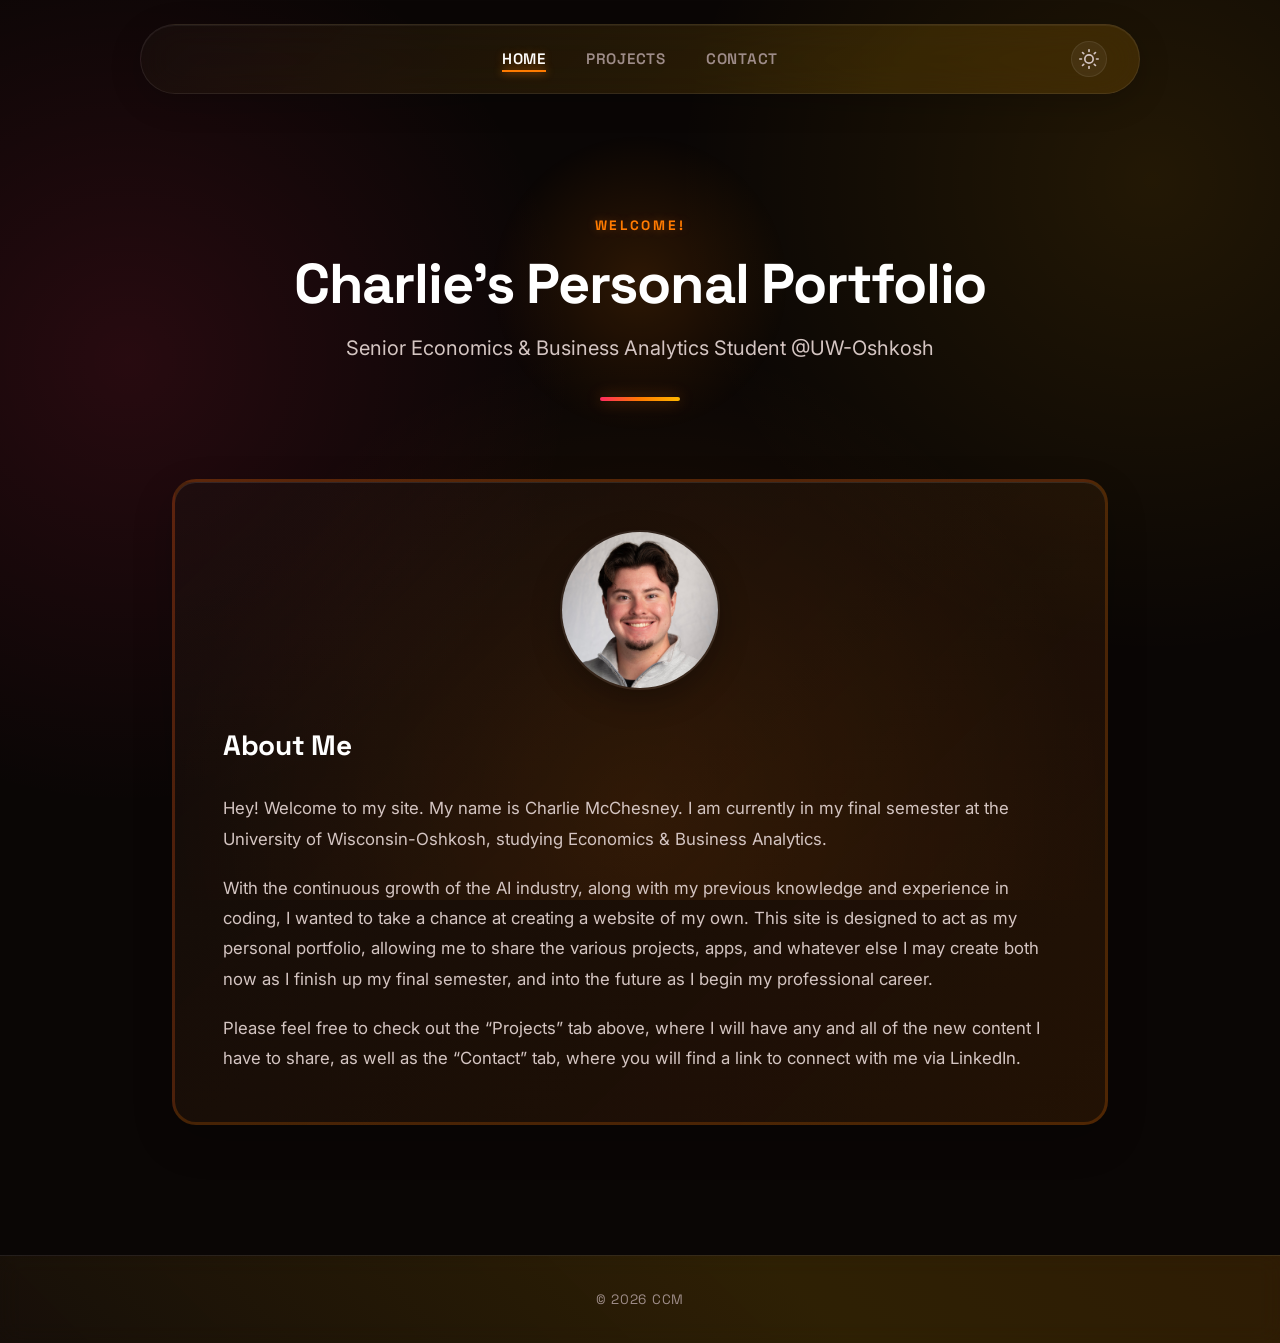
<file: index.html>
<!DOCTYPE html>
<html lang="en">
<head>
  <meta charset="UTF-8">
  <meta name="viewport" content="width=device-width, initial-scale=1.0">
  <title>CCM's Personal Portfolio</title>
  <link rel="stylesheet" href="uncs-style.css">
  <script src="theme.js"></script>
</head>
<body>

  <header>
    <nav class="navbar">
      <div class="nav-spacer" aria-hidden="true"></div>
      <ul class="nav-links">
        <li><a href="index.html" class="active">Home</a></li>
        <li><a href="projects.html">Projects</a></li>
        <li><a href="contact.html">Contact</a></li>
      </ul>
      <button class="theme-toggle" id="theme-toggle" aria-label="Switch to dark mode">
        <svg class="icon-sun" xmlns="http://www.w3.org/2000/svg" width="20" height="20" viewBox="0 0 24 24" fill="none" stroke="currentColor" stroke-width="2" stroke-linecap="round" stroke-linejoin="round" aria-hidden="true">
          <circle cx="12" cy="12" r="5"/>
          <line x1="12" y1="1" x2="12" y2="3"/>
          <line x1="12" y1="21" x2="12" y2="23"/>
          <line x1="4.22" y1="4.22" x2="5.64" y2="5.64"/>
          <line x1="18.36" y1="18.36" x2="19.78" y2="19.78"/>
          <line x1="1" y1="12" x2="3" y2="12"/>
          <line x1="21" y1="12" x2="23" y2="12"/>
          <line x1="4.22" y1="19.78" x2="5.64" y2="18.36"/>
          <line x1="18.36" y1="5.64" x2="19.78" y2="4.22"/>
        </svg>
        <svg class="icon-moon" xmlns="http://www.w3.org/2000/svg" width="20" height="20" viewBox="0 0 24 24" fill="none" stroke="currentColor" stroke-width="2" stroke-linecap="round" stroke-linejoin="round" aria-hidden="true">
          <path d="M21 12.79A9 9 0 1 1 11.21 3 7 7 0 0 0 21 12.79z"/>
        </svg>
      </button>
    </nav>
  </header>

  <main>

    <section class="hero">
      <p class="hero-label">Welcome!</p>
      <h1 class="hero-name">Charlie's Personal Portfolio</h1>
      <p class="hero-tagline">Senior Economics &amp; Business Analytics Student @UW-Oshkosh</p>
      <div class="hero-divider"></div>
    </section>

    <section class="about">
      <div class="about-card">
        <img src="IMG_3595.jpg" alt="Charlie McChesney" class="about-photo">
        <h2>About Me</h2>
        <p>
          Hey! Welcome to my site. My name is Charlie McChesney. 
          I am currently in my final semester at the University 
          of Wisconsin-Oshkosh, studying Economics &amp Business Analytics.
        </p>
        <p>
          With the continuous growth of the AI industry, 
          along with my previous knowledge and experience in coding, 
          I wanted to take a chance at creating a website of my own. 
          This site is designed to act as my personal portfolio, 
          allowing me to share the various projects, apps, 
          and whatever else I may create both now as I finish up 
          my final semester, and into the future as I begin my 
          professional career.
        </p>
        <p>
          Please feel free to check out the “Projects” tab above, 
          where I will have any and all of the new content 
          I have to share, as well as the “Contact” tab, 
          where you will find a link to connect with me via LinkedIn.
        </p>
      </div>
    </section>

  </main>

  <footer>
    <p>&copy; 2026 CCM</p>
  </footer>

</body>
</html>
</file>
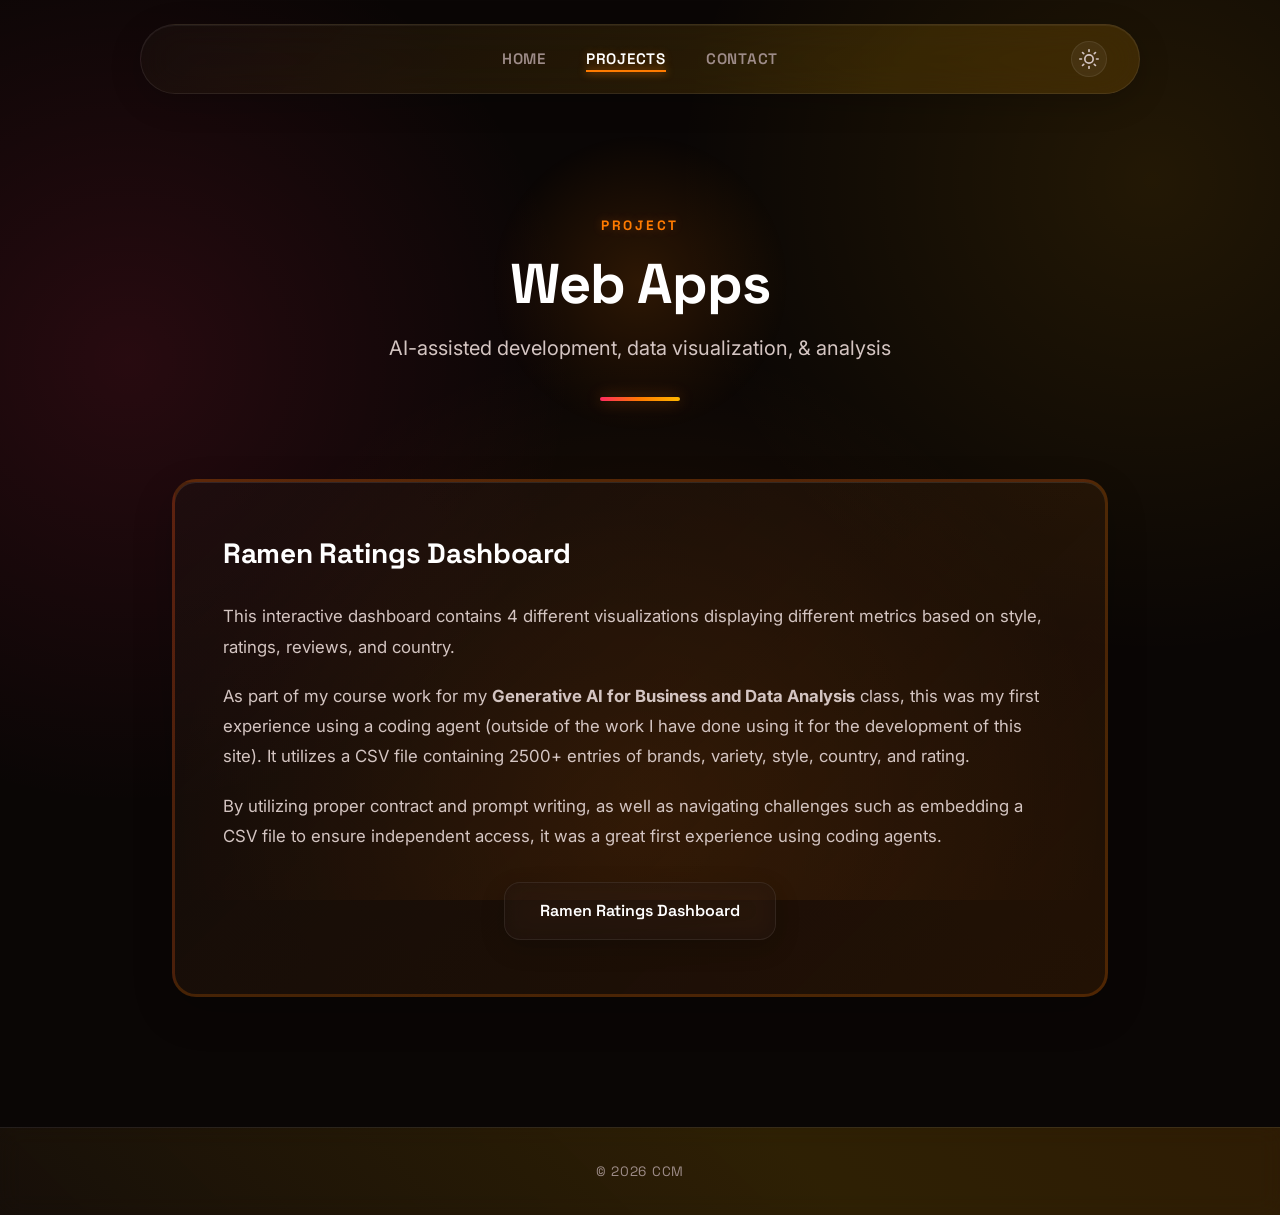
<file: projects/agentic-coding/index.html>
<!DOCTYPE html>
<html lang="en">
<head>
  <meta charset="UTF-8">
  <meta name="viewport" content="width=device-width, initial-scale=1.0">
  <title>Web Apps — CCM's Portfolio</title>
  <link rel="stylesheet" href="../../uncs-style.css">
  <script src="../../theme.js"></script>
</head>
<body>

  <header>
    <nav class="navbar">
      <div class="nav-spacer" aria-hidden="true"></div>
      <ul class="nav-links">
        <li><a href="../../index.html">Home</a></li>
        <li><a href="../../projects.html" class="active">Projects</a></li>
        <li><a href="../../contact.html">Contact</a></li>
      </ul>
      <button class="theme-toggle" id="theme-toggle" aria-label="Switch to dark mode">
        <svg class="icon-sun" xmlns="http://www.w3.org/2000/svg" width="20" height="20" viewBox="0 0 24 24" fill="none" stroke="currentColor" stroke-width="2" stroke-linecap="round" stroke-linejoin="round" aria-hidden="true">
          <circle cx="12" cy="12" r="5"/>
          <line x1="12" y1="1" x2="12" y2="3"/>
          <line x1="12" y1="21" x2="12" y2="23"/>
          <line x1="4.22" y1="4.22" x2="5.64" y2="5.64"/>
          <line x1="18.36" y1="18.36" x2="19.78" y2="19.78"/>
          <line x1="1" y1="12" x2="3" y2="12"/>
          <line x1="21" y1="12" x2="23" y2="12"/>
          <line x1="4.22" y1="19.78" x2="5.64" y2="18.36"/>
          <line x1="18.36" y1="5.64" x2="19.78" y2="4.22"/>
        </svg>
        <svg class="icon-moon" xmlns="http://www.w3.org/2000/svg" width="20" height="20" viewBox="0 0 24 24" fill="none" stroke="currentColor" stroke-width="2" stroke-linecap="round" stroke-linejoin="round" aria-hidden="true">
          <path d="M21 12.79A9 9 0 1 1 11.21 3 7 7 0 0 0 21 12.79z"/>
        </svg>
      </button>
    </nav>
  </header>

  <main>

    <section class="hero">
      <p class="hero-label">Project</p>
      <h1 class="hero-name">Web Apps</h1>
      <p class="hero-tagline">AI-assisted development, data visualization, & analysis</p>
      <div class="hero-divider"></div>
    </section>

    <section class="about">
      <div class="about-card">
        <h2>Ramen Ratings Dashboard</h2>
        <p>This interactive dashboard contains 4 different visualizations displaying different metrics based on style, ratings, reviews, and country.</p>
        <p>As part of my course work for my <strong>Generative AI for Business and Data Analysis</strong> class, this was my first experience using a coding agent 
          (outside of the work I have done using it for the development of this site). It utilizes a CSV file containing 2500+ entries of brands, variety, style, country, and rating.</p>
        <p>By utilizing proper contract and prompt writing, as well as navigating challenges such as embedding a  CSV file to ensure independent access, it was a great first experience using coding agents.</p>  
        <div class="btn-row">
          <a href="ramen-dashboard/index.html" class="project-btn">Ramen Ratings Dashboard</a>
        </div>
      </div>
    </section>

  </main>

  <footer>
    <p>&copy; 2026 CCM</p>
  </footer>

</body>
</html>
</file>
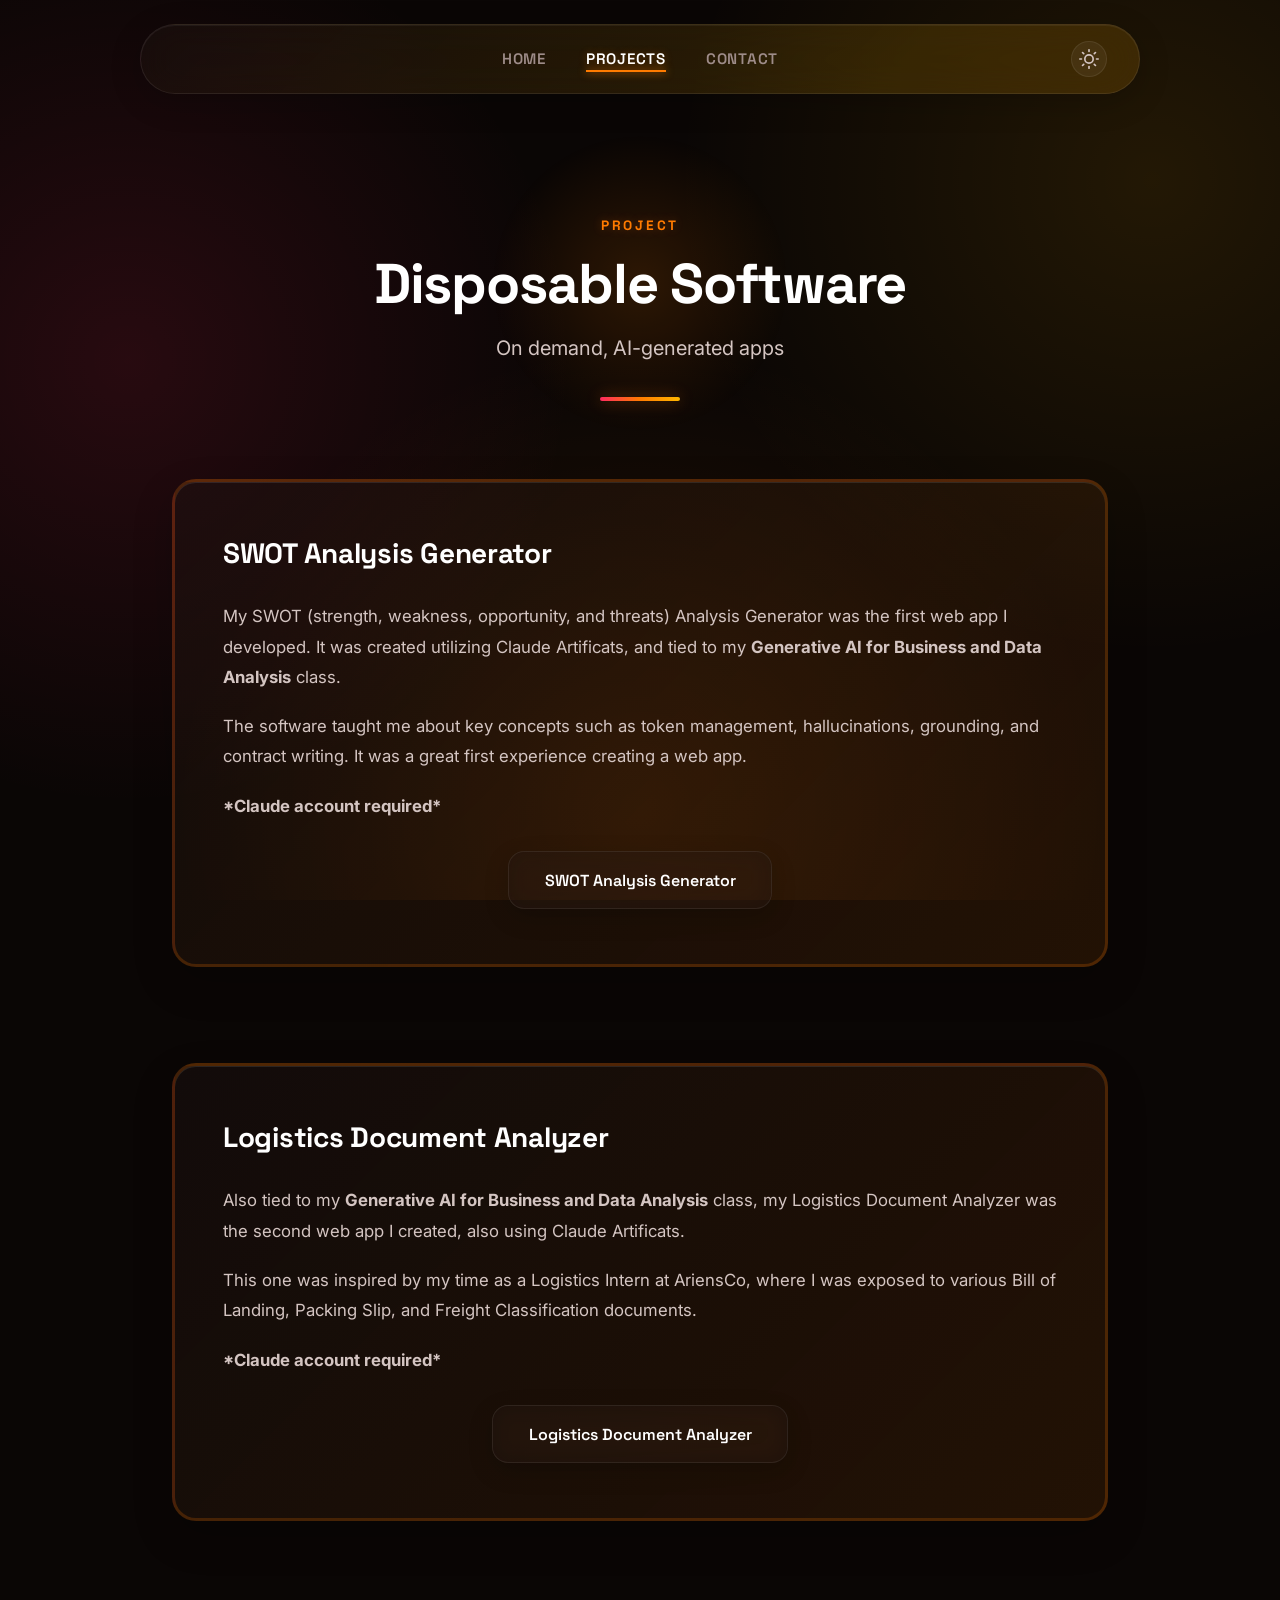
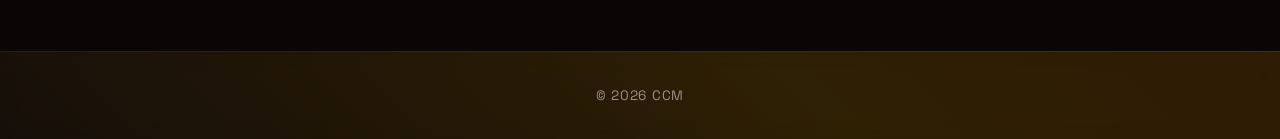
<file: projects/disposable-software/index.html>
<!DOCTYPE html>
<html lang="en">
<head>
  <meta charset="UTF-8">
  <meta name="viewport" content="width=device-width, initial-scale=1.0">
  <title>Disposable Software — CCM's Portfolio</title>
  <link rel="stylesheet" href="../../uncs-style.css">
  <script src="../../theme.js"></script>
</head>
<body>

  <header>
    <nav class="navbar">
      <div class="nav-spacer" aria-hidden="true"></div>
      <ul class="nav-links">
        <li><a href="../../index.html">Home</a></li>
        <li><a href="../../projects.html" class="active">Projects</a></li>
        <li><a href="../../contact.html">Contact</a></li>
      </ul>
      <button class="theme-toggle" id="theme-toggle" aria-label="Switch to dark mode">
        <svg class="icon-sun" xmlns="http://www.w3.org/2000/svg" width="20" height="20" viewBox="0 0 24 24" fill="none" stroke="currentColor" stroke-width="2" stroke-linecap="round" stroke-linejoin="round" aria-hidden="true">
          <circle cx="12" cy="12" r="5"/>
          <line x1="12" y1="1" x2="12" y2="3"/>
          <line x1="12" y1="21" x2="12" y2="23"/>
          <line x1="4.22" y1="4.22" x2="5.64" y2="5.64"/>
          <line x1="18.36" y1="18.36" x2="19.78" y2="19.78"/>
          <line x1="1" y1="12" x2="3" y2="12"/>
          <line x1="21" y1="12" x2="23" y2="12"/>
          <line x1="4.22" y1="19.78" x2="5.64" y2="18.36"/>
          <line x1="18.36" y1="5.64" x2="19.78" y2="4.22"/>
        </svg>
        <svg class="icon-moon" xmlns="http://www.w3.org/2000/svg" width="20" height="20" viewBox="0 0 24 24" fill="none" stroke="currentColor" stroke-width="2" stroke-linecap="round" stroke-linejoin="round" aria-hidden="true">
          <path d="M21 12.79A9 9 0 1 1 11.21 3 7 7 0 0 0 21 12.79z"/>
        </svg>
      </button>
    </nav>
  </header>

  <main>

    <section class="hero">
      <p class="hero-label">Project</p>
      <h1 class="hero-name">Disposable Software</h1>
      <p class="hero-tagline">On demand, AI-generated apps</p>
      <div class="hero-divider"></div>
    </section>

    <section class="about">
      <div class="about-card">
        <h2>SWOT Analysis Generator</h2>
        <p>My SWOT (strength, weakness, opportunity, and threats) Analysis Generator was the first web app I developed. 
          It was created utilizing Claude Artificats, and tied to my <strong>Generative AI for Business and Data Analysis</strong> class. </p>
        <p>The software taught me about key concepts such as token management, hallucinations, grounding, and contract writing. 
          It was a great first experience creating a web app.</p>
        <p><strong>*Claude account required*</strong></p>   
        <div class="btn-row">
          <a href="https://claude.ai/public/artifacts/90f81286-40e4-4445-bb78-a5f2dafc60c7" class="project-btn" target="_blank" rel="noopener noreferrer">SWOT Analysis Generator</a>
        </div>
      </div>
    </section>

    <section class="about">
      <div class="about-card">
        <h2>Logistics Document Analyzer</h2>
        <p>Also tied to my <strong>Generative AI for Business and Data Analysis</strong> class, my Logistics Document Analyzer was the second web app I created, also using Claude Artificats.</p>
        <p>This one was inspired by my time as a Logistics Intern at AriensCo, where I was exposed to various Bill of Landing, Packing Slip, and Freight Classification documents. </p>
        <p><strong>*Claude account required*</strong></p> 
        <div class="btn-row">
          <a href="https://claude.ai/public/artifacts/9c350cea-2306-453e-a9de-d94f19d6284a" class="project-btn" target="_blank" rel="noopener noreferrer">Logistics Document Analyzer</a>
        </div>
      </div>
    </section>

  </main>

  <footer>
    <p>&copy; 2026 CCM</p>
  </footer>

</body>
</html>
</file>
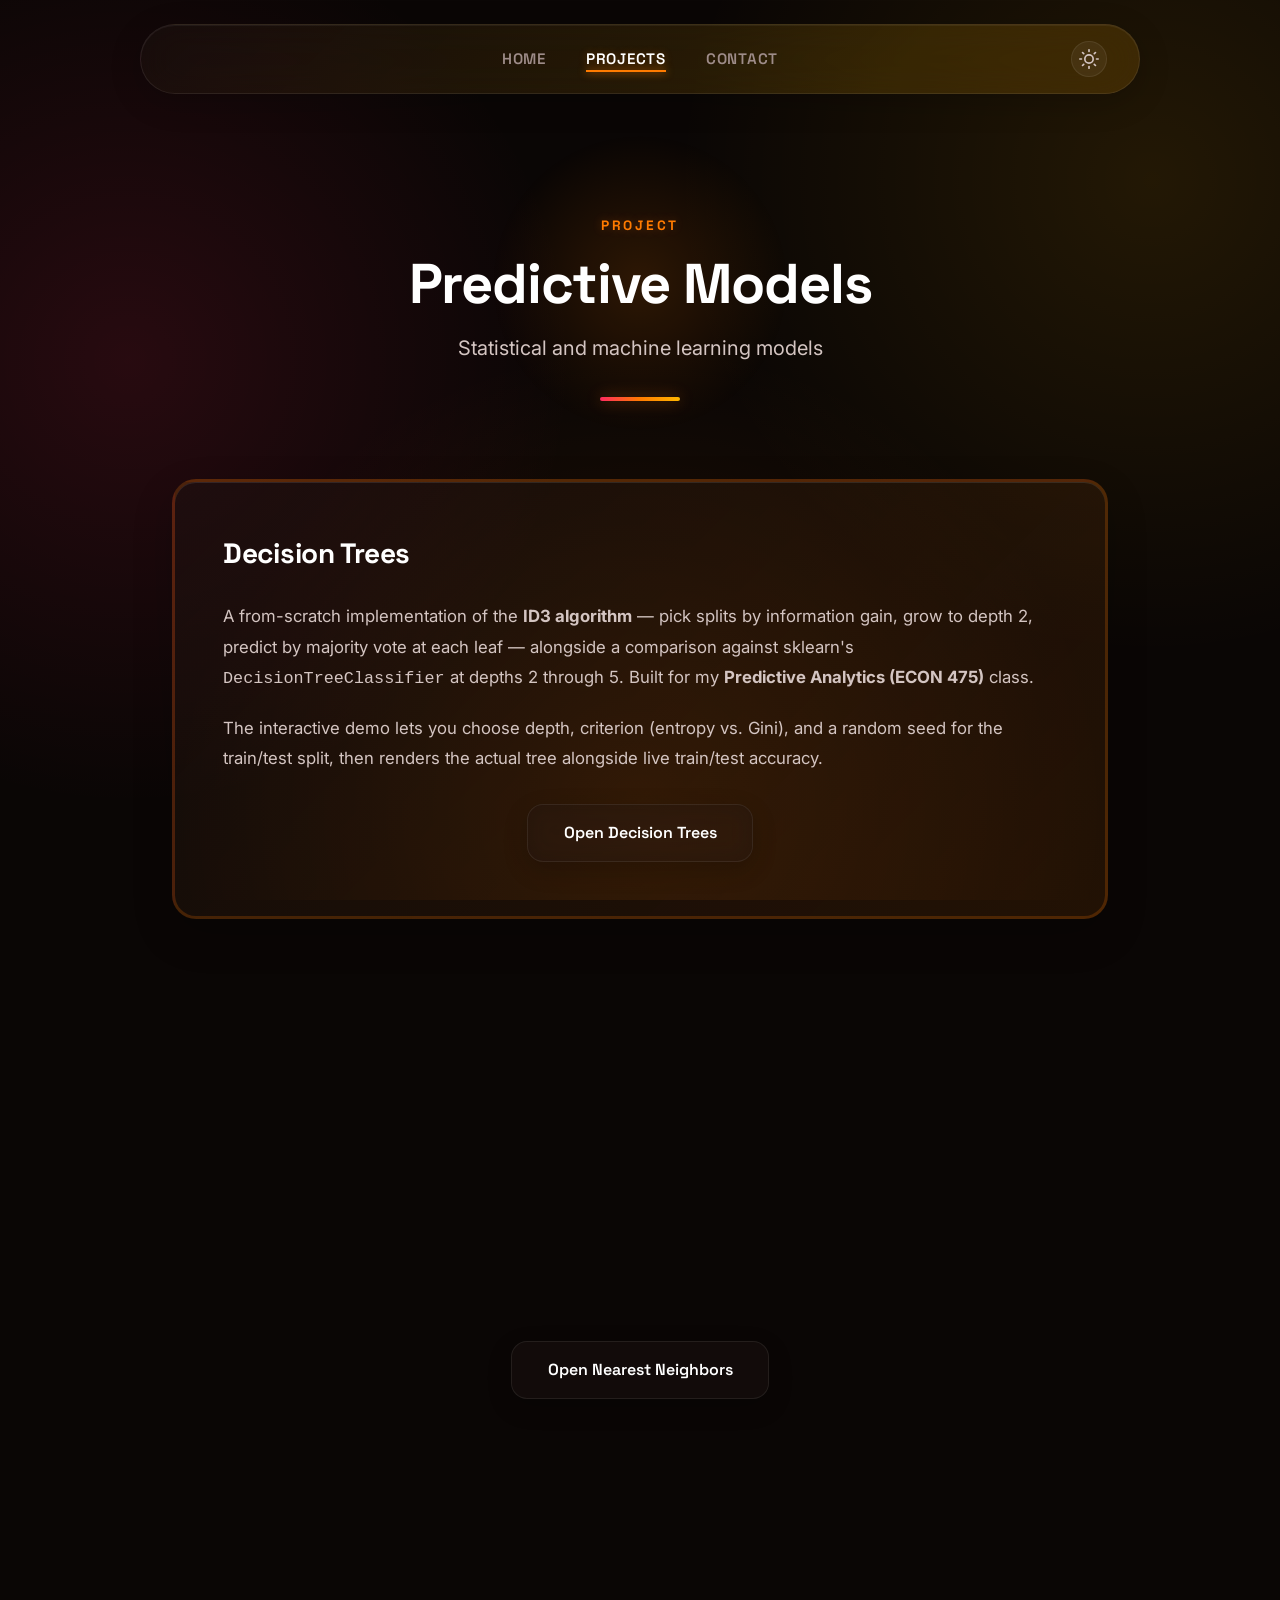
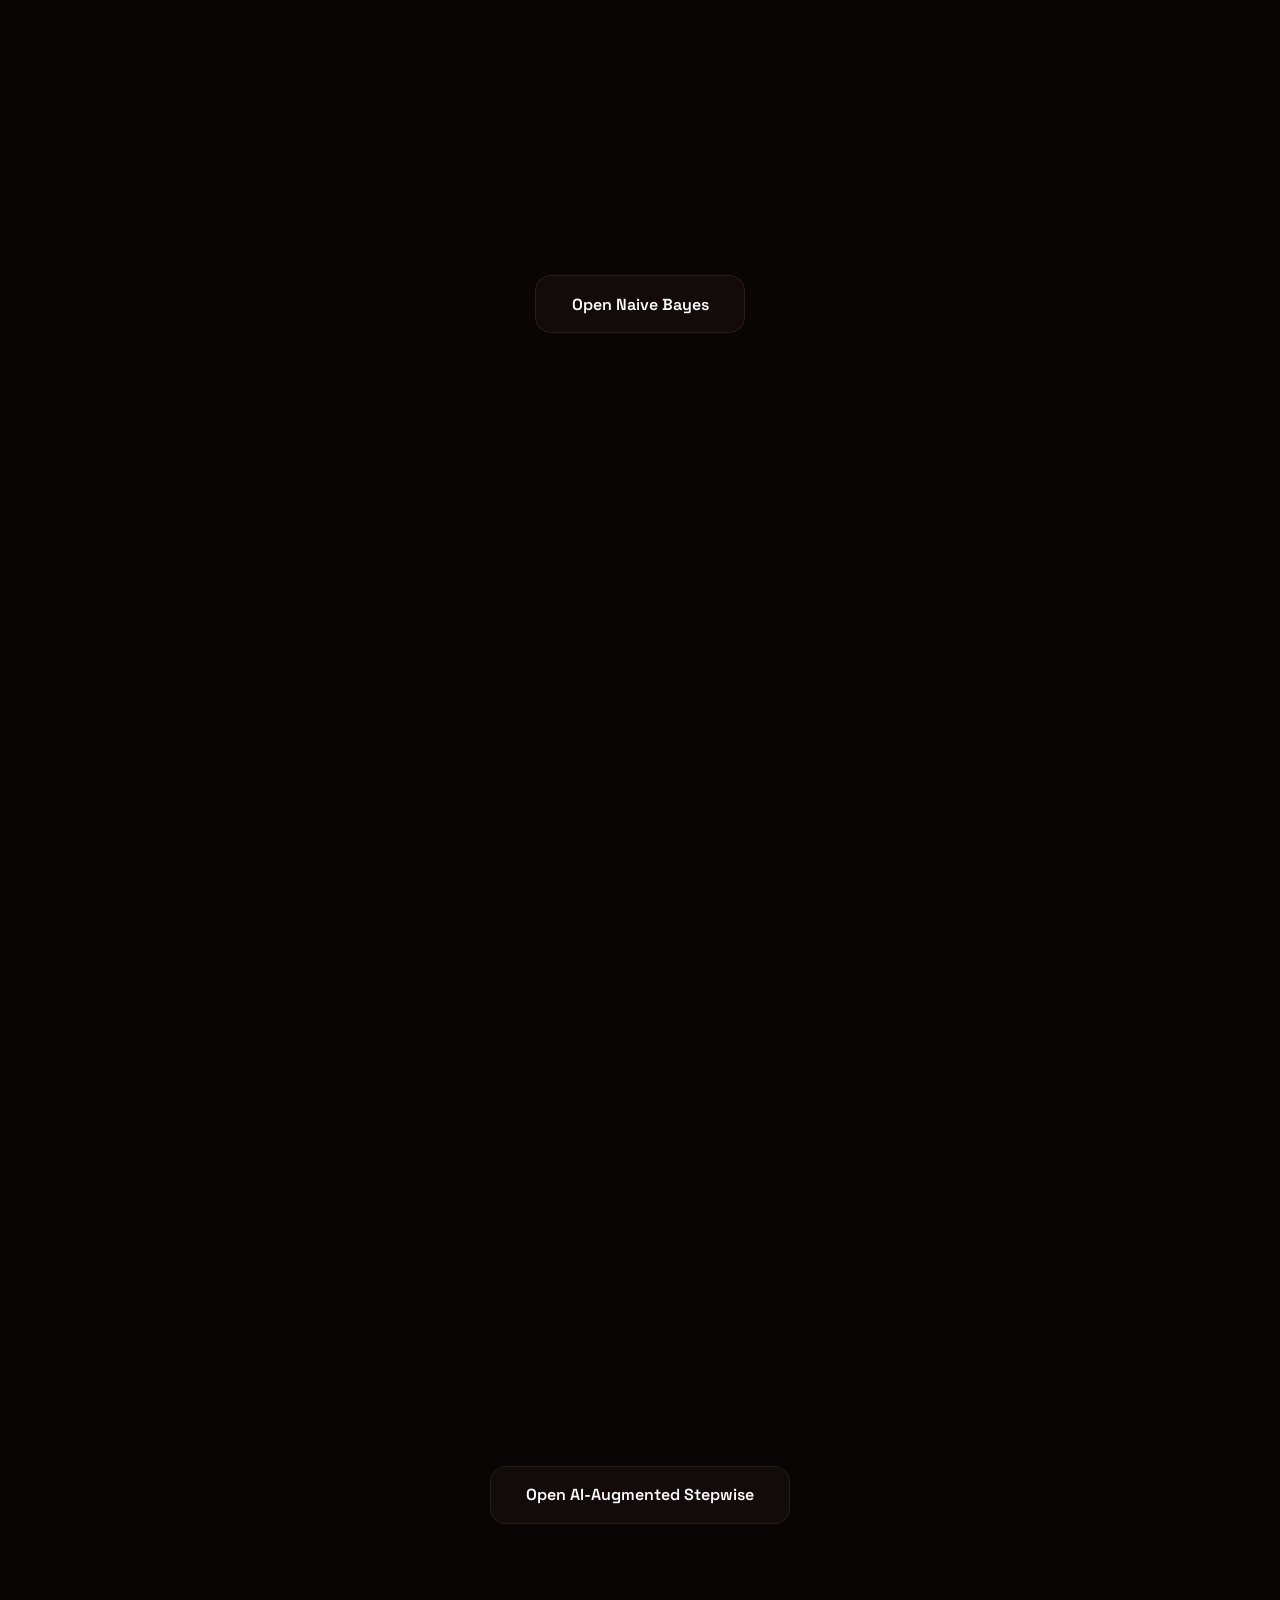
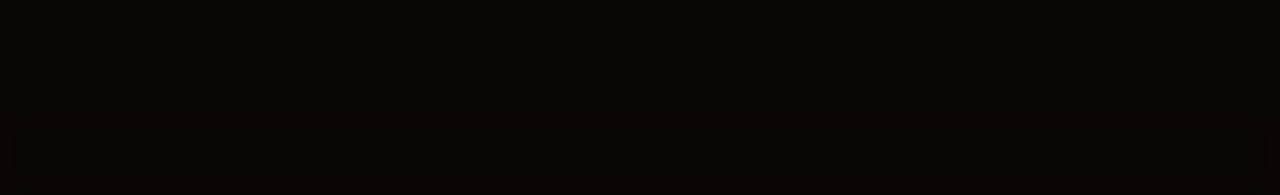
<file: projects/predictive-models/index.html>
<!DOCTYPE html>
<html lang="en">
<head>
  <meta charset="UTF-8">
  <meta name="viewport" content="width=device-width, initial-scale=1.0">
  <title>Predictive Models — CCM's Portfolio</title>
  <link rel="stylesheet" href="../../uncs-style.css">
  <script src="../../theme.js"></script>
</head>
<body>

  <header>
    <nav class="navbar">
      <div class="nav-spacer" aria-hidden="true"></div>
      <ul class="nav-links">
        <li><a href="../../index.html">Home</a></li>
        <li><a href="../../projects.html" class="active">Projects</a></li>
        <li><a href="../../contact.html">Contact</a></li>
      </ul>
      <button class="theme-toggle" id="theme-toggle" aria-label="Switch to dark mode">
        <svg class="icon-sun" xmlns="http://www.w3.org/2000/svg" width="20" height="20" viewBox="0 0 24 24" fill="none" stroke="currentColor" stroke-width="2" stroke-linecap="round" stroke-linejoin="round" aria-hidden="true">
          <circle cx="12" cy="12" r="5"/><line x1="12" y1="1" x2="12" y2="3"/><line x1="12" y1="21" x2="12" y2="23"/><line x1="4.22" y1="4.22" x2="5.64" y2="5.64"/><line x1="18.36" y1="18.36" x2="19.78" y2="19.78"/><line x1="1" y1="12" x2="3" y2="12"/><line x1="21" y1="12" x2="23" y2="12"/><line x1="4.22" y1="19.78" x2="5.64" y2="18.36"/><line x1="18.36" y1="5.64" x2="19.78" y2="4.22"/>
        </svg>
        <svg class="icon-moon" xmlns="http://www.w3.org/2000/svg" width="20" height="20" viewBox="0 0 24 24" fill="none" stroke="currentColor" stroke-width="2" stroke-linecap="round" stroke-linejoin="round" aria-hidden="true">
          <path d="M21 12.79A9 9 0 1 1 11.21 3 7 7 0 0 0 21 12.79z"/>
        </svg>
      </button>
    </nav>
  </header>

  <main>

    <section class="hero">
      <p class="hero-label">Project</p>
      <h1 class="hero-name">Predictive Models</h1>
      <p class="hero-tagline">Statistical and machine learning models</p>
      <div class="hero-divider"></div>
    </section>

    <section class="about">
      <div class="about-card">
        <h2>Decision Trees</h2>
        <p>A from-scratch implementation of the <strong>ID3 algorithm</strong> — pick splits by information gain, grow to depth 2, predict by majority vote at each leaf — alongside a comparison against sklearn's <code>DecisionTreeClassifier</code> at depths 2 through 5. Built for my <strong>Predictive Analytics (ECON 475)</strong> class.</p>
        <p>The interactive demo lets you choose depth, criterion (entropy vs. Gini), and a random seed for the train/test split, then renders the actual tree alongside live train/test accuracy.</p>
        <div class="btn-row">
          <a href="decision-trees/index.html" class="project-btn">Open Decision Trees</a>
        </div>
      </div>
    </section>

    <section class="about">
      <div class="about-card">
        <h2>Nearest Neighbors</h2>
        <p>A from-scratch <strong>k-NN classifier</strong> with selectable distance metric (Euclidean, Manhattan, Minkowski-3, cosine), a sklearn benchmark comparing <code>kd_tree</code> vs <code>brute</code> backends, and a synthetic dataset where cosine similarity meaningfully outperforms magnitude-based distances.</p>
        <p>The interactive demo lets you tune <em>k</em> and the metric, then shows the test-set accuracy and a sample of predictions against ground truth.</p>
        <div class="btn-row">
          <a href="nearest-neighbors/index.html" class="project-btn">Open Nearest Neighbors</a>
        </div>
      </div>
    </section>

    <section class="about">
      <div class="about-card">
        <h2>Naive Bayes</h2>
        <p>Both the <strong>full-joint Bayesian MAP</strong> classifier and the <strong>Naive Bayes</strong> approximation, with Laplace smoothing for discrete features and a Gaussian likelihood for continuous ones. The independence assumption is almost always wrong — and the classifier almost always works anyway.</p>
        <p>The interactive demo lets you flip between discrete and continuous feature sets, tune Laplace smoothing strength, and inspect the per-class posterior probability bars for any row in the dataset.</p>
        <div class="btn-row">
          <a href="naive-bayes/index.html" class="project-btn">Open Naive Bayes</a>
        </div>
      </div>
    </section>

    <section class="about">
      <div class="about-card">
        <h2>Gradient Descent</h2>
        <p><strong>Batch gradient descent</strong> for linear and logistic regression, written from scratch — MSE for linear, binary cross-entropy with a numerically stable sigmoid for logistic, plus a safety brake that halts if the loss bumps upward. The "extra credit" path standardizes the feature so descent converges from a random initialization in under 1,000 steps.</p>
        <p>The interactive demo fits the live dataset, plots the loss curve dropping step-by-step on a canvas, and lets you tune the learning rate, standardization, and mode in real time.</p>
        <div class="btn-row">
          <a href="gradient-descent/index.html" class="project-btn">Open Gradient Descent</a>
        </div>
      </div>
    </section>

    <section class="about">
      <div class="about-card">
        <h2>AI-Augmented Stepwise</h2>
        <p>My <strong>Generative AI for Business and Data Analysis (IS 303)</strong> + ECON 475 final-project crossover: a head-to-head between three forward-stepwise regressions on California Housing. A baseline on 8 raw features, an AI-augmented version where Claude proposes 10 engineered features given only the column names and target, and a kitchen-sink expansion with every pairwise product and square. The question: can an LLM's domain knowledge match brute-force search?</p>
        <p>The interactive walkthrough steps you through the exact prompt sent to Claude, the JSON response that came back, each generated feature with its rationale, and the final RMSE comparison across all three models.</p>
        <div class="btn-row">
          <a href="ai-stepwise/index.html" class="project-btn">Open AI-Augmented Stepwise</a>
        </div>
      </div>
    </section>

  </main>

  <footer>
    <p>&copy; 2026 CCM</p>
  </footer>

</body>
</html>
</file>
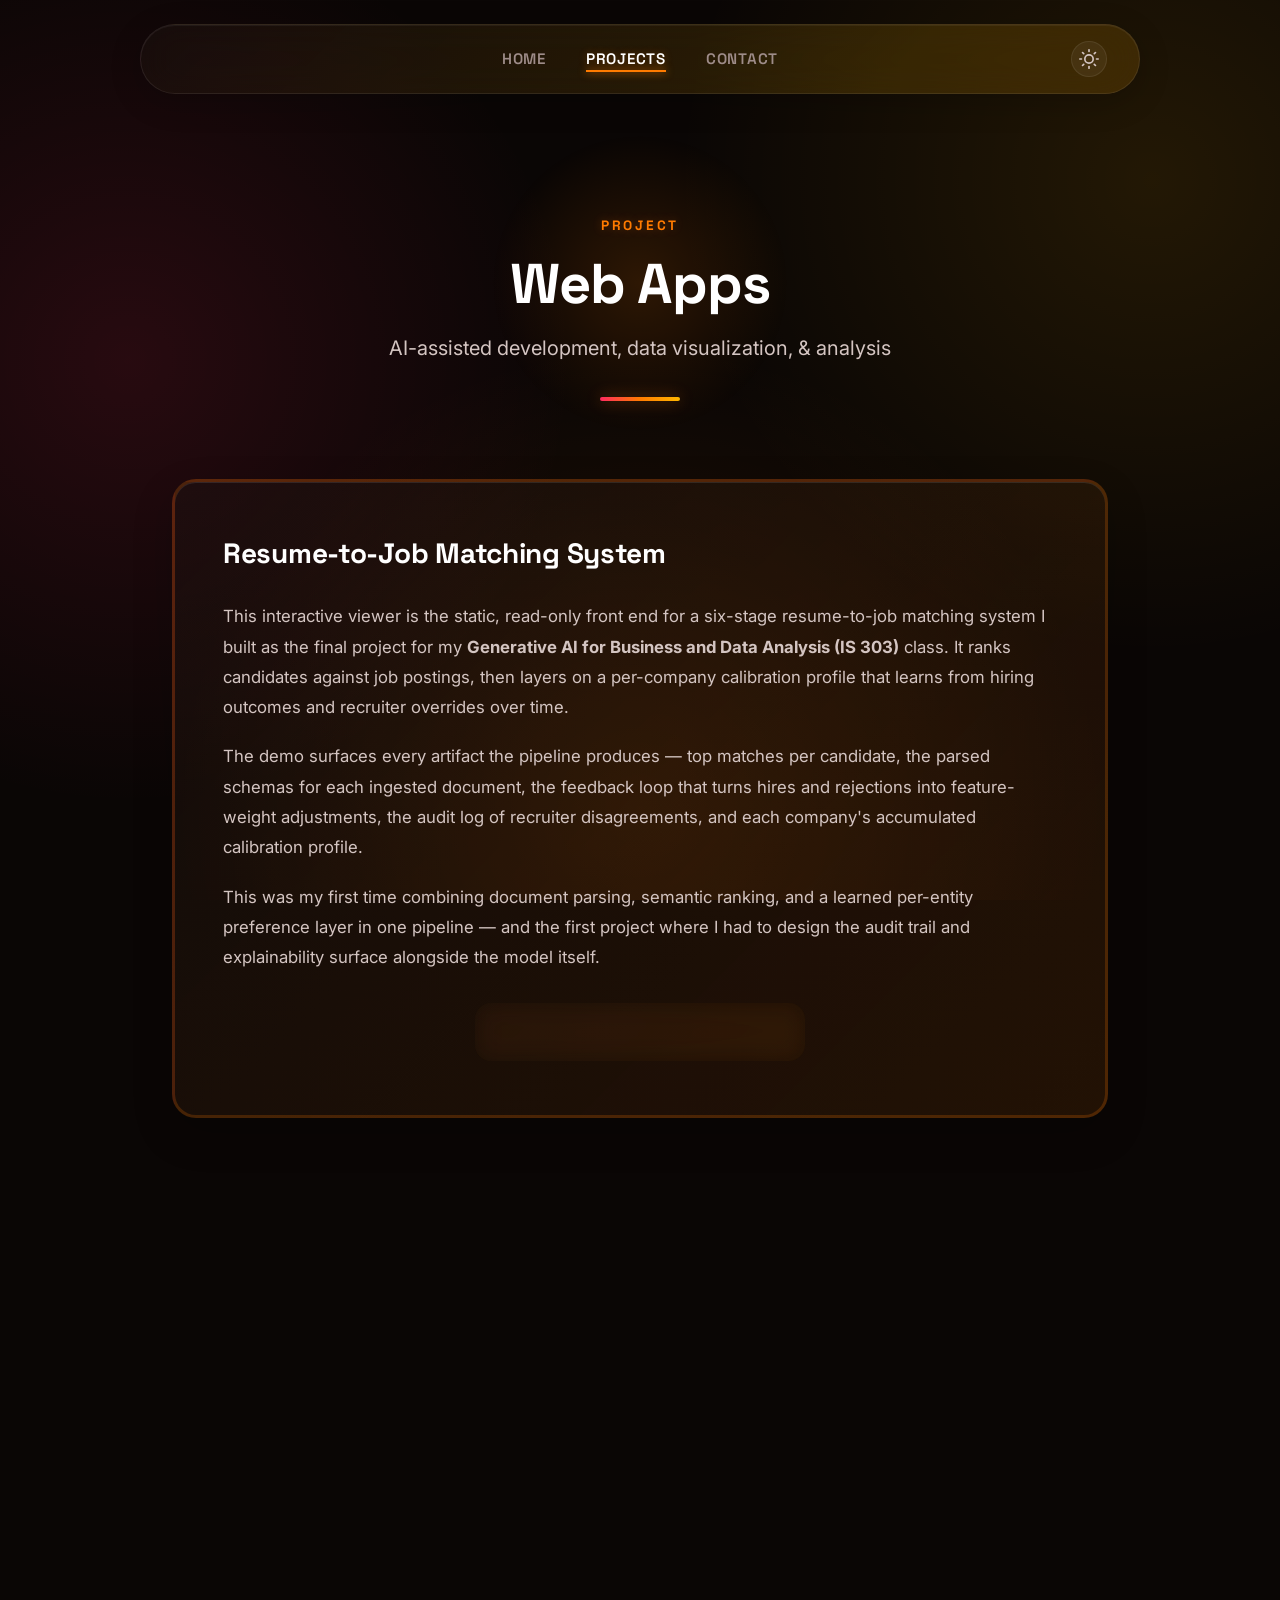
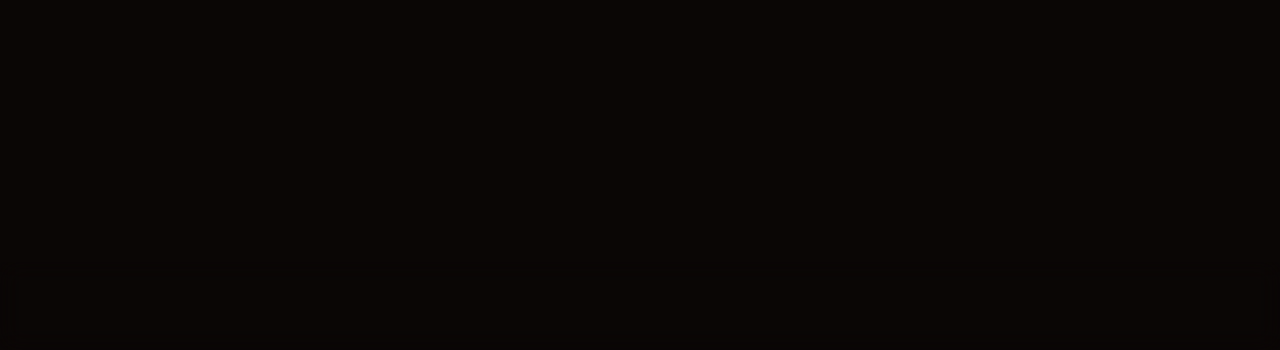
<file: projects/web-apps/index.html>
<!DOCTYPE html>
<html lang="en">
<head>
  <meta charset="UTF-8">
  <meta name="viewport" content="width=device-width, initial-scale=1.0">
  <title>Web Apps — CCM's Portfolio</title>
  <link rel="stylesheet" href="../../uncs-style.css">
  <script src="../../theme.js"></script>
</head>
<body>

  <header>
    <nav class="navbar">
      <div class="nav-spacer" aria-hidden="true"></div>
      <ul class="nav-links">
        <li><a href="../../index.html">Home</a></li>
        <li><a href="../../projects.html" class="active">Projects</a></li>
        <li><a href="../../contact.html">Contact</a></li>
      </ul>
      <button class="theme-toggle" id="theme-toggle" aria-label="Switch to dark mode">
        <svg class="icon-sun" xmlns="http://www.w3.org/2000/svg" width="20" height="20" viewBox="0 0 24 24" fill="none" stroke="currentColor" stroke-width="2" stroke-linecap="round" stroke-linejoin="round" aria-hidden="true">
          <circle cx="12" cy="12" r="5"/>
          <line x1="12" y1="1" x2="12" y2="3"/>
          <line x1="12" y1="21" x2="12" y2="23"/>
          <line x1="4.22" y1="4.22" x2="5.64" y2="5.64"/>
          <line x1="18.36" y1="18.36" x2="19.78" y2="19.78"/>
          <line x1="1" y1="12" x2="3" y2="12"/>
          <line x1="21" y1="12" x2="23" y2="12"/>
          <line x1="4.22" y1="19.78" x2="5.64" y2="18.36"/>
          <line x1="18.36" y1="5.64" x2="19.78" y2="4.22"/>
        </svg>
        <svg class="icon-moon" xmlns="http://www.w3.org/2000/svg" width="20" height="20" viewBox="0 0 24 24" fill="none" stroke="currentColor" stroke-width="2" stroke-linecap="round" stroke-linejoin="round" aria-hidden="true">
          <path d="M21 12.79A9 9 0 1 1 11.21 3 7 7 0 0 0 21 12.79z"/>
        </svg>
      </button>
    </nav>
  </header>

  <main>

    <section class="hero">
      <p class="hero-label">Project</p>
      <h1 class="hero-name">Web Apps</h1>
      <p class="hero-tagline">AI-assisted development, data visualization, & analysis</p>
      <div class="hero-divider"></div>
    </section>

    <section class="about">
      <div class="about-card">
        <h2>Resume-to-Job Matching System</h2>
        <p>This interactive viewer is the static, read-only front end for a six-stage resume-to-job matching system I built as the final project for my <strong>Generative AI for Business and Data Analysis (IS 303)</strong> class. It ranks candidates against job postings, then layers on a per-company calibration profile that learns from hiring outcomes and recruiter overrides over time.</p>
        <p>The demo surfaces every artifact the pipeline produces — top matches per candidate, the parsed schemas for each ingested document, the feedback loop that turns hires and rejections into feature-weight adjustments, the audit log of recruiter disagreements, and each company's accumulated calibration profile.</p>
        <p>This was my first time combining document parsing, semantic ranking, and a learned per-entity preference layer in one pipeline — and the first project where I had to design the audit trail and explainability surface alongside the model itself.</p>
        <div class="btn-row">
          <a href="resume-matching-system/index.html" class="project-btn">Resume-to-Job Matching System</a>
        </div>
      </div>
    </section>

    <section class="about">
      <div class="about-card">
        <h2>Ramen Ratings Dashboard</h2>
        <p>This interactive dashboard contains 4 different visualizations displaying different metrics based on style, ratings, reviews, and country.</p>
        <p>As part of my course work for my <strong>Generative AI for Business and Data Analysis</strong> class, this was my first experience using a coding agent 
          (outside of the work I have done using it for the development of this site). It utilizes a CSV file containing 2500+ entries of brands, variety, style, country, and rating.</p>
        <p>By utilizing proper contract and prompt writing, as well as navigating challenges such as embedding a  CSV file to ensure independent access, it was a great first experience using coding agents.</p>  
        <div class="btn-row">
          <a href="ramen-dashboard/index.html" class="project-btn">Ramen Ratings Dashboard</a>
        </div>
      </div>
    </section>

  </main>

  <footer>
    <p>&copy; 2026 CCM</p>
  </footer>

</body>
</html>
</file>
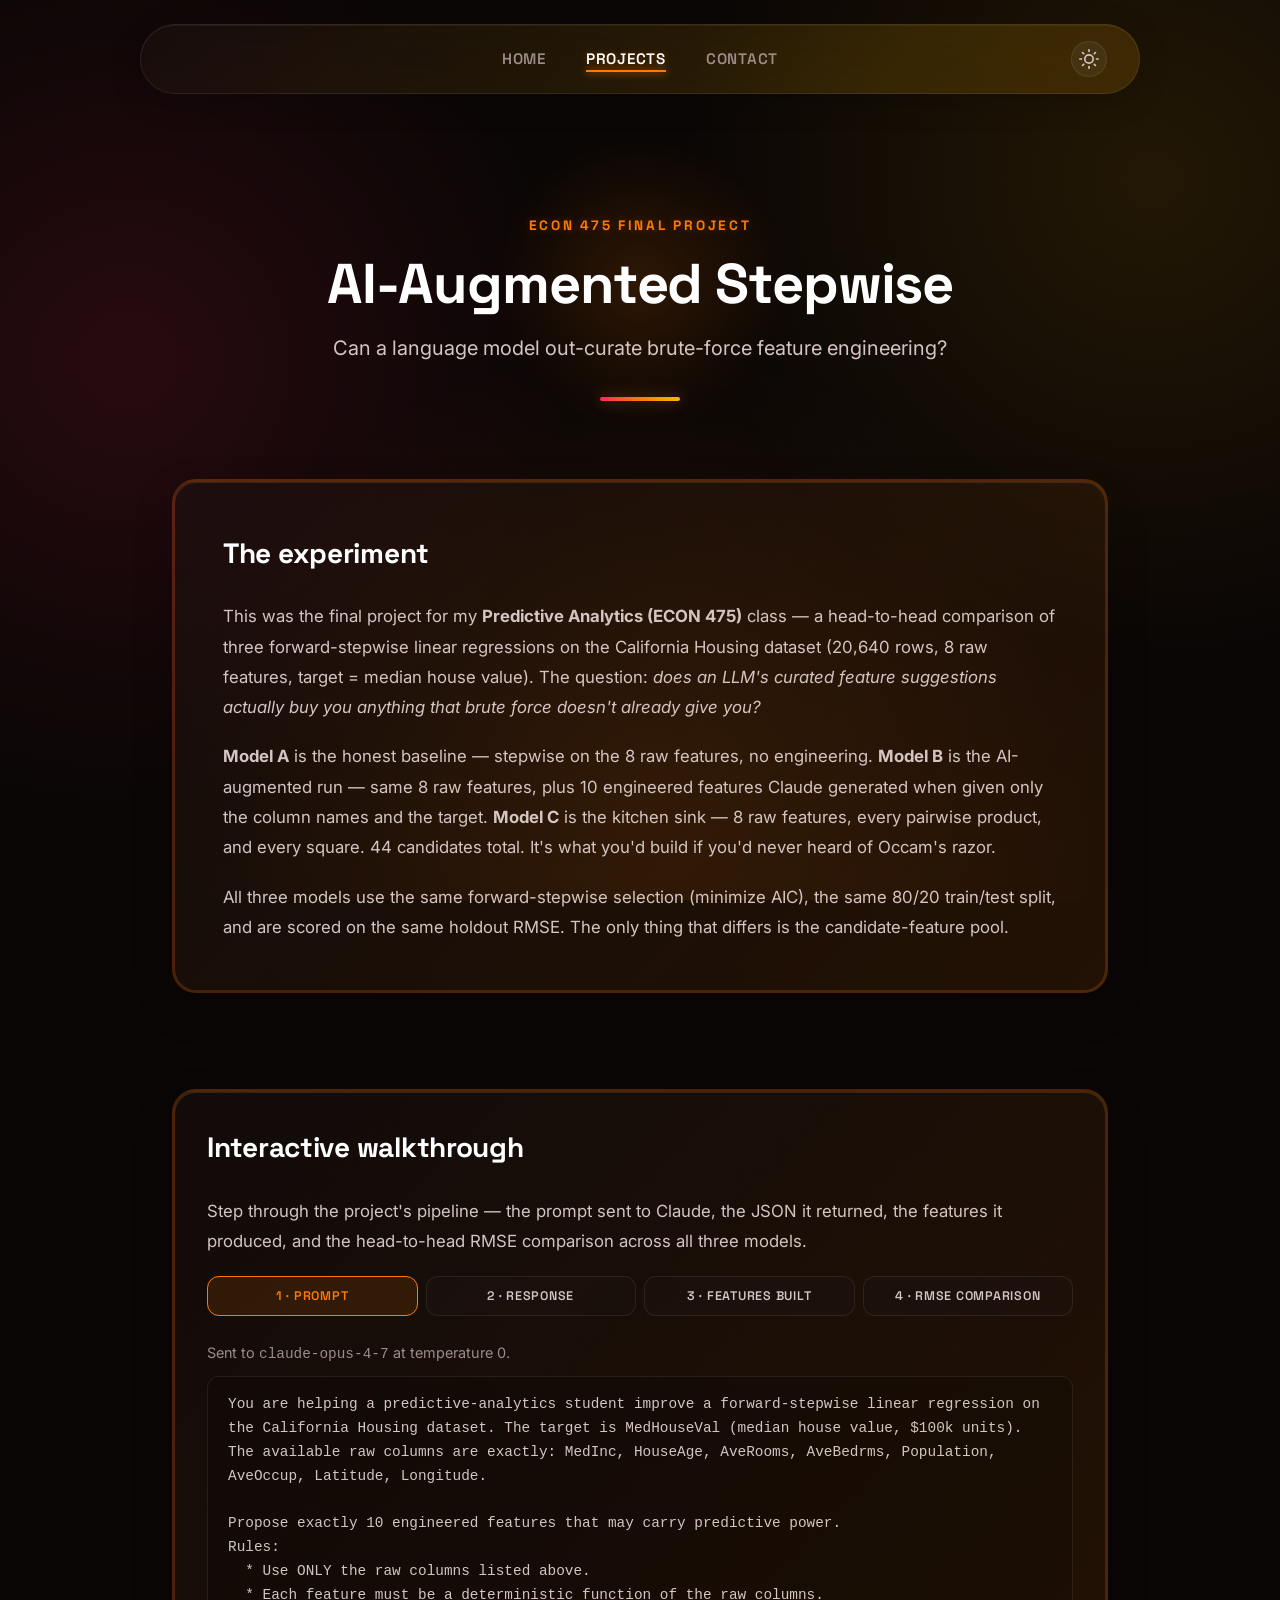
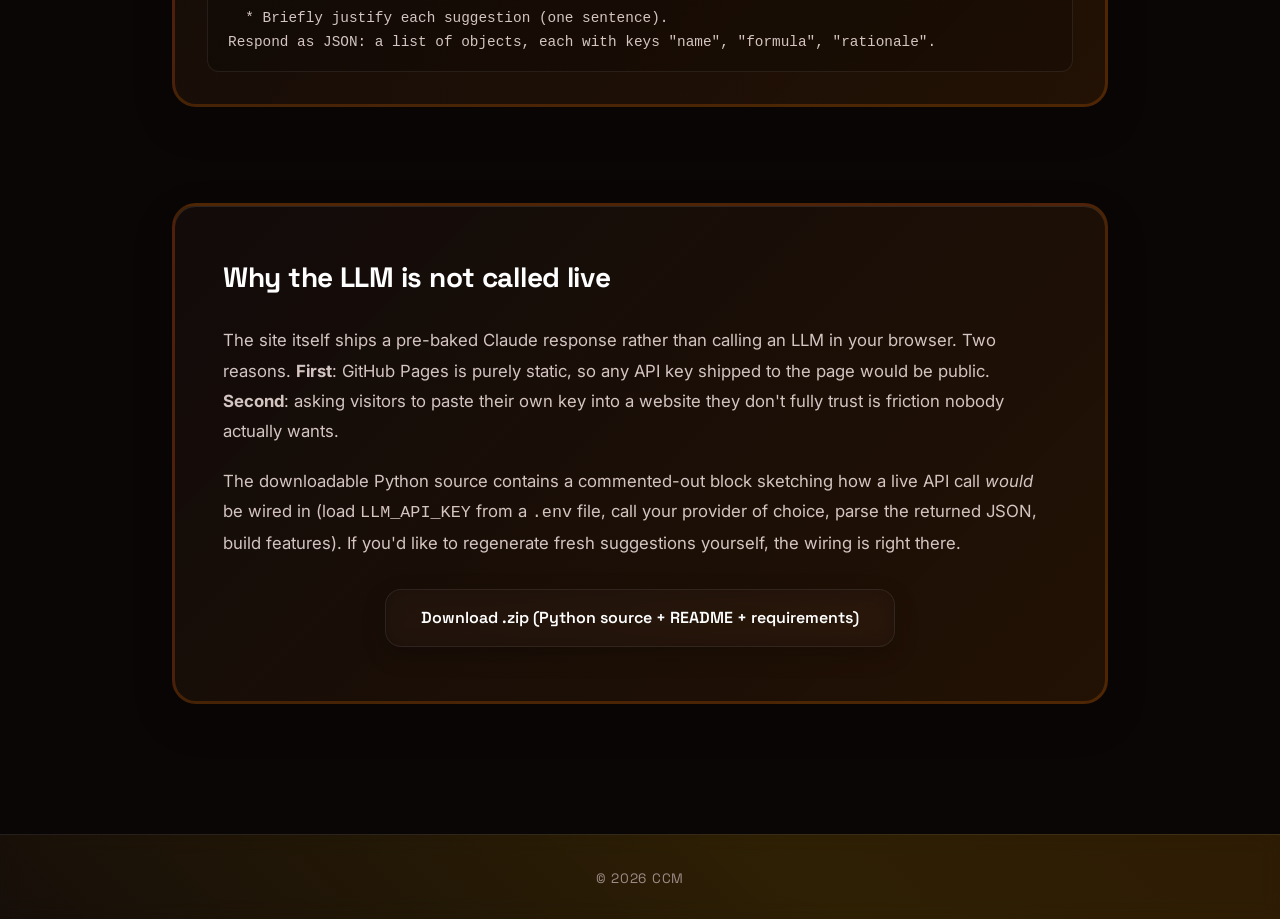
<file: projects/predictive-models/ai-stepwise/index.html>
<!DOCTYPE html>
<html lang="en">
<head>
  <meta charset="UTF-8">
  <meta name="viewport" content="width=device-width, initial-scale=1.0">
  <title>AI-Augmented Stepwise — CCM's Portfolio</title>
  <link rel="stylesheet" href="../../../uncs-style.css">
  <link rel="stylesheet" href="../predictive-demo.css">
  <script src="../../../theme.js"></script>
</head>
<body>

  <header>
    <nav class="navbar">
      <div class="nav-spacer" aria-hidden="true"></div>
      <ul class="nav-links">
        <li><a href="../../../index.html">Home</a></li>
        <li><a href="../../../projects.html" class="active">Projects</a></li>
        <li><a href="../../../contact.html">Contact</a></li>
      </ul>
      <button class="theme-toggle" id="theme-toggle" aria-label="Switch to dark mode">
        <svg class="icon-sun" xmlns="http://www.w3.org/2000/svg" width="20" height="20" viewBox="0 0 24 24" fill="none" stroke="currentColor" stroke-width="2" stroke-linecap="round" stroke-linejoin="round" aria-hidden="true">
          <circle cx="12" cy="12" r="5"/><line x1="12" y1="1" x2="12" y2="3"/><line x1="12" y1="21" x2="12" y2="23"/><line x1="4.22" y1="4.22" x2="5.64" y2="5.64"/><line x1="18.36" y1="18.36" x2="19.78" y2="19.78"/><line x1="1" y1="12" x2="3" y2="12"/><line x1="21" y1="12" x2="23" y2="12"/><line x1="4.22" y1="19.78" x2="5.64" y2="18.36"/><line x1="18.36" y1="5.64" x2="19.78" y2="4.22"/>
        </svg>
        <svg class="icon-moon" xmlns="http://www.w3.org/2000/svg" width="20" height="20" viewBox="0 0 24 24" fill="none" stroke="currentColor" stroke-width="2" stroke-linecap="round" stroke-linejoin="round" aria-hidden="true">
          <path d="M21 12.79A9 9 0 1 1 11.21 3 7 7 0 0 0 21 12.79z"/>
        </svg>
      </button>
    </nav>
  </header>

  <main>

    <section class="hero">
      <p class="hero-label">ECON 475 Final Project</p>
      <h1 class="hero-name">AI-Augmented Stepwise</h1>
      <p class="hero-tagline">Can a language model out-curate brute-force feature engineering?</p>
      <div class="hero-divider"></div>
    </section>

    <section class="about">
      <div class="about-card">
        <h2>The experiment</h2>
        <p>This was the final project for my <strong>Predictive Analytics (ECON 475)</strong> class — a head-to-head comparison of three forward-stepwise linear regressions on the California Housing dataset (20,640 rows, 8 raw features, target = median house value). The question: <em>does an LLM's curated feature suggestions actually buy you anything that brute force doesn't already give you?</em></p>
        <p><strong>Model A</strong> is the honest baseline — stepwise on the 8 raw features, no engineering. <strong>Model B</strong> is the AI-augmented run — same 8 raw features, plus 10 engineered features Claude generated when given only the column names and the target. <strong>Model C</strong> is the kitchen sink — 8 raw features, every pairwise product, and every square. 44 candidates total. It's what you'd build if you'd never heard of Occam's razor.</p>
        <p>All three models use the same forward-stepwise selection (minimize AIC), the same 80/20 train/test split, and are scored on the same holdout RMSE. The only thing that differs is the candidate-feature pool.</p>
      </div>
    </section>

    <section class="about">
      <div class="about-card demo-card">
        <h2>Interactive walkthrough</h2>
        <p>Step through the project's pipeline — the prompt sent to Claude, the JSON it returned, the features it produced, and the head-to-head RMSE comparison across all three models.</p>
        <div class="storyboard-tabs" id="tabs">
          <button data-step="prompt" class="active">1 · Prompt</button>
          <button data-step="response">2 · Response</button>
          <button data-step="features">3 · Features built</button>
          <button data-step="comparison">4 · RMSE comparison</button>
        </div>

        <div class="storyboard-step active" data-step="prompt">
          <p style="color: var(--color-text-3); margin-bottom: 0.5rem; font-size: 0.9rem;">
            Sent to <code id="modelTag">claude-opus-4-7</code> at temperature 0.
          </p>
          <div class="demo-output" id="promptText">Loading…</div>
        </div>

        <div class="storyboard-step" data-step="response">
          <p style="color: var(--color-text-3); margin-bottom: 0.5rem; font-size: 0.9rem;">
            Raw JSON Claude returned. Each entry is a deterministic function of the 8 raw columns.
          </p>
          <div class="demo-output" id="responseText">Loading…</div>
        </div>

        <div class="storyboard-step" data-step="features">
          <p style="color: var(--color-text-3); margin-bottom: 0.5rem; font-size: 0.9rem;">
            Each engineered feature added to Model B's candidate pool, with Claude's one-line rationale.
          </p>
          <div class="feature-list" id="featureList">Loading…</div>
        </div>

        <div class="storyboard-step" data-step="comparison">
          <p style="color: var(--color-text-3); margin-bottom: 0.5rem; font-size: 0.9rem;">
            Test-set RMSE and candidate-feature counts for all three models. Lower RMSE is better.
          </p>
          <div class="demo-results" id="rmseStats"></div>
          <h3 style="font-family: var(--font-display); font-size: 1.05rem; color: var(--color-text-2); margin: 1rem 0 0.6rem;">Test RMSE (lower is better)</h3>
          <div id="rmseBars"></div>
          <h3 style="font-family: var(--font-display); font-size: 1.05rem; color: var(--color-text-2); margin: 1.5rem 0 0.6rem;">Verdict</h3>
          <p id="verdict" style="color: var(--color-text-2);">Loading…</p>
        </div>
      </div>
    </section>

    <section class="about">
      <div class="about-card">
        <h2>Why the LLM is not called live</h2>
        <p>The site itself ships a pre-baked Claude response rather than calling an LLM in your browser. Two reasons. <strong>First</strong>: GitHub Pages is purely static, so any API key shipped to the page would be public. <strong>Second</strong>: asking visitors to paste their own key into a website they don't fully trust is friction nobody actually wants.</p>
        <p>The downloadable Python source contains a commented-out block sketching how a live API call <em>would</em> be wired in (load <code>LLM_API_KEY</code> from a <code>.env</code> file, call your provider of choice, parse the returned JSON, build features). If you'd like to regenerate fresh suggestions yourself, the wiring is right there.</p>
        <div class="btn-row">
          <a href="ai-stepwise.zip" class="project-btn" download>Download .zip (Python source + README + requirements)</a>
        </div>
      </div>
    </section>

  </main>

  <footer>
    <p>&copy; 2026 CCM</p>
  </footer>

  <script src="demo.js"></script>
</body>
</html>
</file>
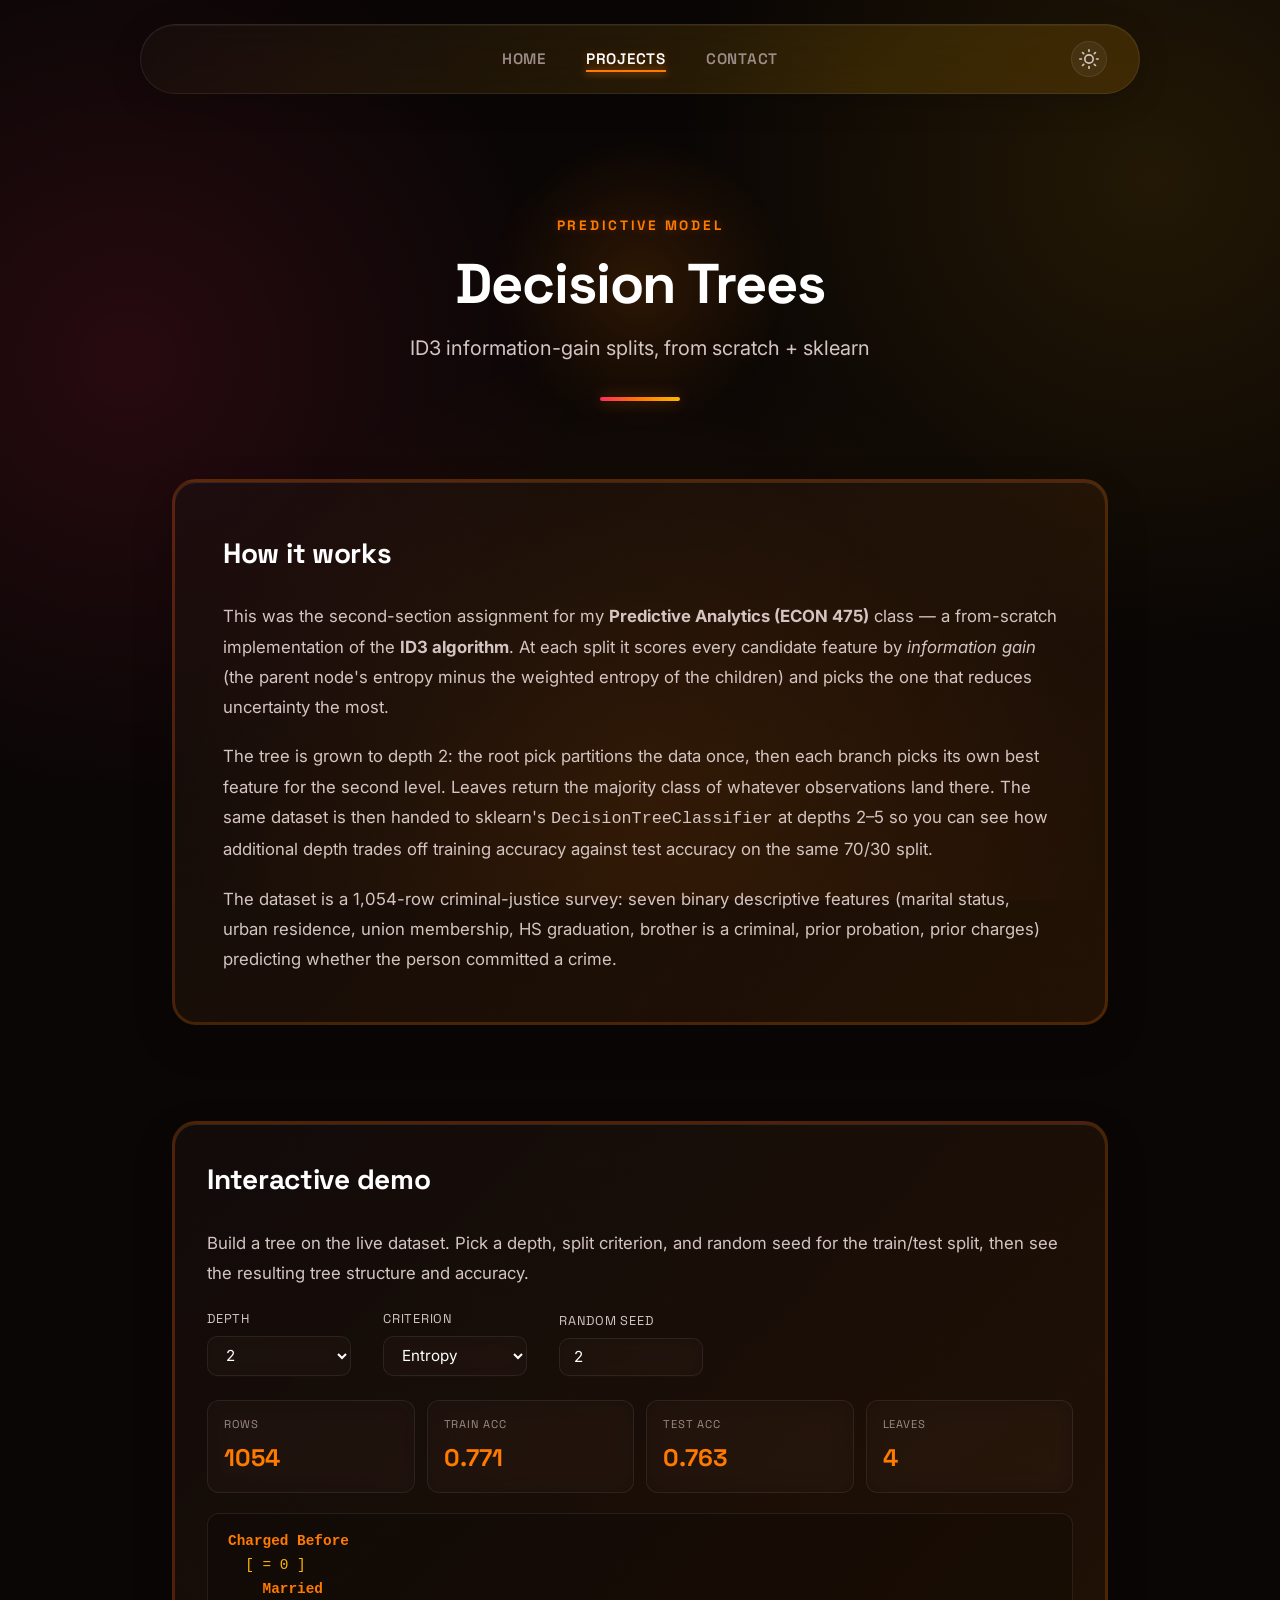
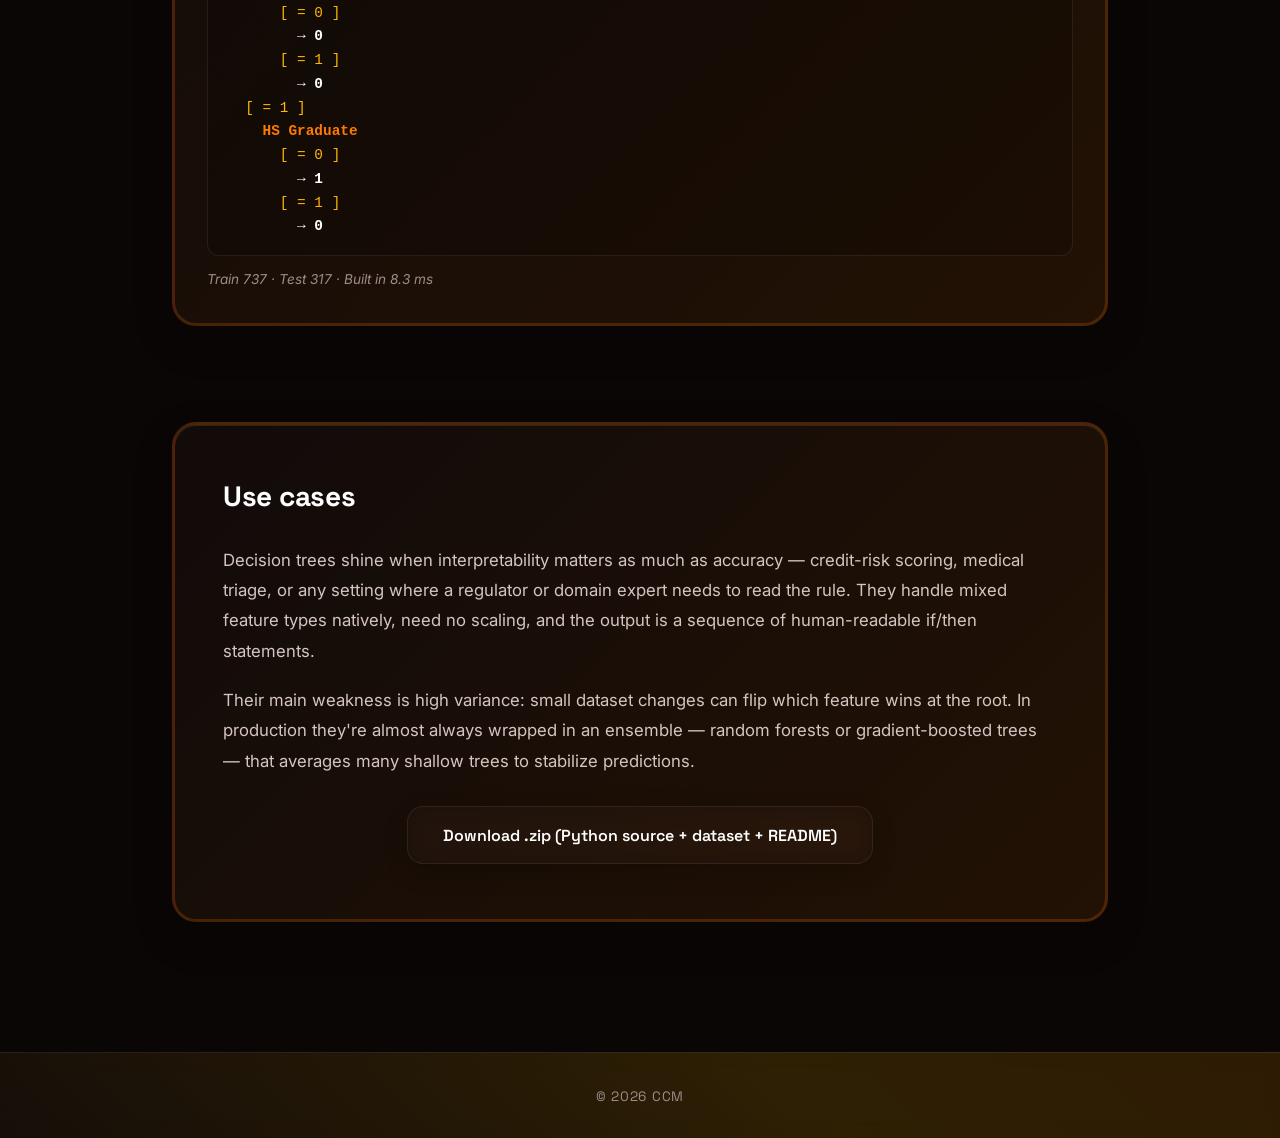
<file: projects/predictive-models/decision-trees/index.html>
<!DOCTYPE html>
<html lang="en">
<head>
  <meta charset="UTF-8">
  <meta name="viewport" content="width=device-width, initial-scale=1.0">
  <title>Decision Trees — CCM's Portfolio</title>
  <link rel="stylesheet" href="../../../uncs-style.css">
  <link rel="stylesheet" href="../predictive-demo.css">
  <script src="../../../theme.js"></script>
</head>
<body>

  <header>
    <nav class="navbar">
      <div class="nav-spacer" aria-hidden="true"></div>
      <ul class="nav-links">
        <li><a href="../../../index.html">Home</a></li>
        <li><a href="../../../projects.html" class="active">Projects</a></li>
        <li><a href="../../../contact.html">Contact</a></li>
      </ul>
      <button class="theme-toggle" id="theme-toggle" aria-label="Switch to dark mode">
        <svg class="icon-sun" xmlns="http://www.w3.org/2000/svg" width="20" height="20" viewBox="0 0 24 24" fill="none" stroke="currentColor" stroke-width="2" stroke-linecap="round" stroke-linejoin="round" aria-hidden="true">
          <circle cx="12" cy="12" r="5"/><line x1="12" y1="1" x2="12" y2="3"/><line x1="12" y1="21" x2="12" y2="23"/><line x1="4.22" y1="4.22" x2="5.64" y2="5.64"/><line x1="18.36" y1="18.36" x2="19.78" y2="19.78"/><line x1="1" y1="12" x2="3" y2="12"/><line x1="21" y1="12" x2="23" y2="12"/><line x1="4.22" y1="19.78" x2="5.64" y2="18.36"/><line x1="18.36" y1="5.64" x2="19.78" y2="4.22"/>
        </svg>
        <svg class="icon-moon" xmlns="http://www.w3.org/2000/svg" width="20" height="20" viewBox="0 0 24 24" fill="none" stroke="currentColor" stroke-width="2" stroke-linecap="round" stroke-linejoin="round" aria-hidden="true">
          <path d="M21 12.79A9 9 0 1 1 11.21 3 7 7 0 0 0 21 12.79z"/>
        </svg>
      </button>
    </nav>
  </header>

  <main>

    <section class="hero">
      <p class="hero-label">Predictive Model</p>
      <h1 class="hero-name">Decision Trees</h1>
      <p class="hero-tagline">ID3 information-gain splits, from scratch + sklearn</p>
      <div class="hero-divider"></div>
    </section>

    <section class="about">
      <div class="about-card">
        <h2>How it works</h2>
        <p>This was the second-section assignment for my <strong>Predictive Analytics (ECON 475)</strong> class — a from-scratch implementation of the <strong>ID3 algorithm</strong>. At each split it scores every candidate feature by <em>information gain</em> (the parent node's entropy minus the weighted entropy of the children) and picks the one that reduces uncertainty the most.</p>
        <p>The tree is grown to depth 2: the root pick partitions the data once, then each branch picks its own best feature for the second level. Leaves return the majority class of whatever observations land there. The same dataset is then handed to sklearn's <code>DecisionTreeClassifier</code> at depths 2–5 so you can see how additional depth trades off training accuracy against test accuracy on the same 70/30 split.</p>
        <p>The dataset is a 1,054-row criminal-justice survey: seven binary descriptive features (marital status, urban residence, union membership, HS graduation, brother is a criminal, prior probation, prior charges) predicting whether the person committed a crime.</p>
      </div>
    </section>

    <section class="about">
      <div class="about-card demo-card">
        <h2>Interactive demo</h2>
        <p>Build a tree on the live dataset. Pick a depth, split criterion, and random seed for the train/test split, then see the resulting tree structure and accuracy.</p>
        <div class="demo-controls">
          <label>Depth
            <select id="depth">
              <option value="1">1</option>
              <option value="2" selected>2</option>
              <option value="3">3</option>
              <option value="4">4</option>
              <option value="5">5</option>
            </select>
          </label>
          <label>Criterion
            <select id="criterion">
              <option value="entropy" selected>Entropy</option>
              <option value="gini">Gini</option>
            </select>
          </label>
          <label>Random seed
            <input id="seed" type="number" value="2" min="0" max="9999"/>
          </label>
        </div>
        <div class="demo-results">
          <div class="demo-stat"><div class="label">Rows</div><div class="value" id="rows">—</div></div>
          <div class="demo-stat"><div class="label">Train acc</div><div class="value" id="trainAcc">—</div></div>
          <div class="demo-stat"><div class="label">Test acc</div><div class="value" id="testAcc">—</div></div>
          <div class="demo-stat"><div class="label">Leaves</div><div class="value" id="leaves">—</div></div>
        </div>
        <div class="demo-output" id="tree">Loading dataset…</div>
        <div class="demo-status" id="status"></div>
      </div>
    </section>

    <section class="about">
      <div class="about-card">
        <h2>Use cases</h2>
        <p>Decision trees shine when interpretability matters as much as accuracy — credit-risk scoring, medical triage, or any setting where a regulator or domain expert needs to read the rule. They handle mixed feature types natively, need no scaling, and the output is a sequence of human-readable if/then statements.</p>
        <p>Their main weakness is high variance: small dataset changes can flip which feature wins at the root. In production they're almost always wrapped in an ensemble — random forests or gradient-boosted trees — that averages many shallow trees to stabilize predictions.</p>
        <div class="btn-row">
          <a href="decision-trees.zip" class="project-btn" download>Download .zip (Python source + dataset + README)</a>
        </div>
      </div>
    </section>

  </main>

  <footer>
    <p>&copy; 2026 CCM</p>
  </footer>

  <script src="demo.js"></script>
</body>
</html>
</file>
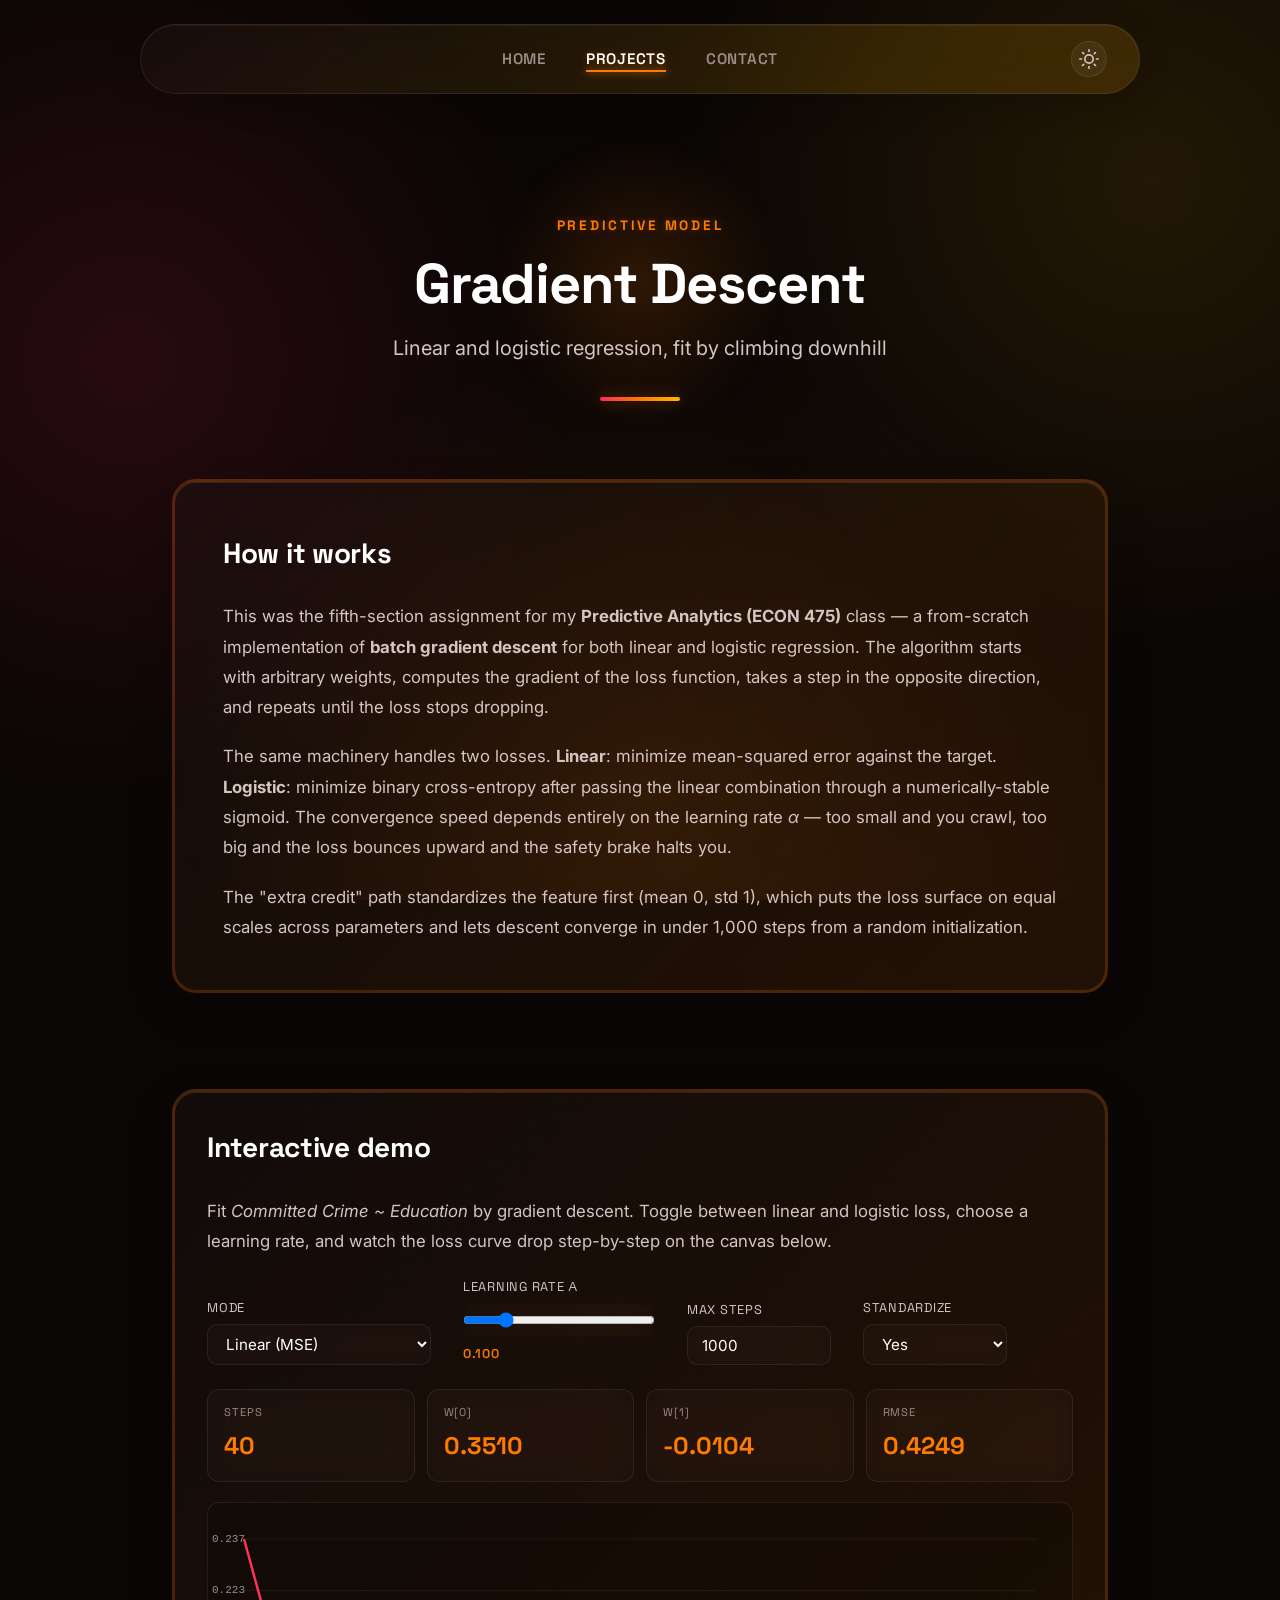
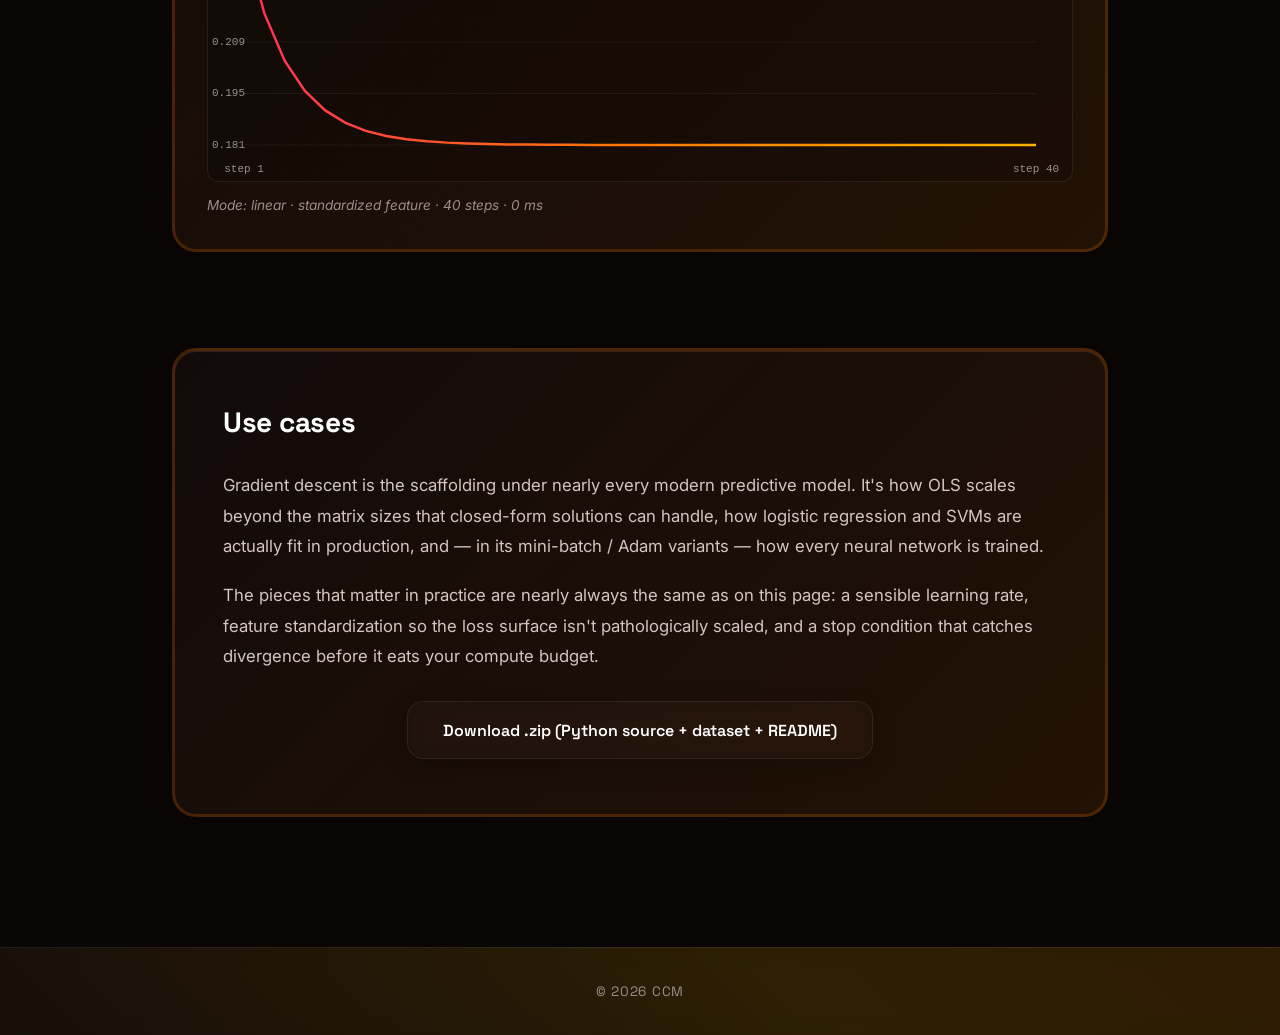
<file: projects/predictive-models/gradient-descent/index.html>
<!DOCTYPE html>
<html lang="en">
<head>
  <meta charset="UTF-8">
  <meta name="viewport" content="width=device-width, initial-scale=1.0">
  <title>Gradient Descent — CCM's Portfolio</title>
  <link rel="stylesheet" href="../../../uncs-style.css">
  <link rel="stylesheet" href="../predictive-demo.css">
  <script src="../../../theme.js"></script>
</head>
<body>

  <header>
    <nav class="navbar">
      <div class="nav-spacer" aria-hidden="true"></div>
      <ul class="nav-links">
        <li><a href="../../../index.html">Home</a></li>
        <li><a href="../../../projects.html" class="active">Projects</a></li>
        <li><a href="../../../contact.html">Contact</a></li>
      </ul>
      <button class="theme-toggle" id="theme-toggle" aria-label="Switch to dark mode">
        <svg class="icon-sun" xmlns="http://www.w3.org/2000/svg" width="20" height="20" viewBox="0 0 24 24" fill="none" stroke="currentColor" stroke-width="2" stroke-linecap="round" stroke-linejoin="round" aria-hidden="true">
          <circle cx="12" cy="12" r="5"/><line x1="12" y1="1" x2="12" y2="3"/><line x1="12" y1="21" x2="12" y2="23"/><line x1="4.22" y1="4.22" x2="5.64" y2="5.64"/><line x1="18.36" y1="18.36" x2="19.78" y2="19.78"/><line x1="1" y1="12" x2="3" y2="12"/><line x1="21" y1="12" x2="23" y2="12"/><line x1="4.22" y1="19.78" x2="5.64" y2="18.36"/><line x1="18.36" y1="5.64" x2="19.78" y2="4.22"/>
        </svg>
        <svg class="icon-moon" xmlns="http://www.w3.org/2000/svg" width="20" height="20" viewBox="0 0 24 24" fill="none" stroke="currentColor" stroke-width="2" stroke-linecap="round" stroke-linejoin="round" aria-hidden="true">
          <path d="M21 12.79A9 9 0 1 1 11.21 3 7 7 0 0 0 21 12.79z"/>
        </svg>
      </button>
    </nav>
  </header>

  <main>

    <section class="hero">
      <p class="hero-label">Predictive Model</p>
      <h1 class="hero-name">Gradient Descent</h1>
      <p class="hero-tagline">Linear and logistic regression, fit by climbing downhill</p>
      <div class="hero-divider"></div>
    </section>

    <section class="about">
      <div class="about-card">
        <h2>How it works</h2>
        <p>This was the fifth-section assignment for my <strong>Predictive Analytics (ECON 475)</strong> class — a from-scratch implementation of <strong>batch gradient descent</strong> for both linear and logistic regression. The algorithm starts with arbitrary weights, computes the gradient of the loss function, takes a step in the opposite direction, and repeats until the loss stops dropping.</p>
        <p>The same machinery handles two losses. <strong>Linear</strong>: minimize mean-squared error against the target. <strong>Logistic</strong>: minimize binary cross-entropy after passing the linear combination through a numerically-stable sigmoid. The convergence speed depends entirely on the learning rate <em>α</em> — too small and you crawl, too big and the loss bounces upward and the safety brake halts you.</p>
        <p>The "extra credit" path standardizes the feature first (mean 0, std 1), which puts the loss surface on equal scales across parameters and lets descent converge in under 1,000 steps from a random initialization.</p>
      </div>
    </section>

    <section class="about">
      <div class="about-card demo-card">
        <h2>Interactive demo</h2>
        <p>Fit <em>Committed Crime ~ Education</em> by gradient descent. Toggle between linear and logistic loss, choose a learning rate, and watch the loss curve drop step-by-step on the canvas below.</p>
        <div class="demo-controls">
          <label>Mode
            <select id="mode">
              <option value="linear" selected>Linear (MSE)</option>
              <option value="logistic">Logistic (cross-entropy)</option>
            </select>
          </label>
          <label>Learning rate α
            <input id="alpha" type="range" min="0.001" max="0.5" step="0.001" value="0.1"/>
            <span class="range-value" id="alphaVal">0.1</span>
          </label>
          <label>Max steps
            <input id="maxSteps" type="number" value="1000" min="100" max="20000" step="100"/>
          </label>
          <label>Standardize
            <select id="standardize">
              <option value="yes" selected>Yes</option>
              <option value="no">No</option>
            </select>
          </label>
        </div>
        <div class="demo-results">
          <div class="demo-stat"><div class="label">Steps</div><div class="value" id="steps">—</div></div>
          <div class="demo-stat"><div class="label">w[0]</div><div class="value" id="w0">—</div></div>
          <div class="demo-stat"><div class="label">w[1]</div><div class="value" id="w1">—</div></div>
          <div class="demo-stat"><div class="label">RMSE</div><div class="value" id="rmse">—</div></div>
        </div>
        <canvas id="lossChart" class="demo-canvas"></canvas>
        <div class="demo-status" id="status">Loading dataset…</div>
      </div>
    </section>

    <section class="about">
      <div class="about-card">
        <h2>Use cases</h2>
        <p>Gradient descent is the scaffolding under nearly every modern predictive model. It's how OLS scales beyond the matrix sizes that closed-form solutions can handle, how logistic regression and SVMs are actually fit in production, and — in its mini-batch / Adam variants — how every neural network is trained.</p>
        <p>The pieces that matter in practice are nearly always the same as on this page: a sensible learning rate, feature standardization so the loss surface isn't pathologically scaled, and a stop condition that catches divergence before it eats your compute budget.</p>
        <div class="btn-row">
          <a href="gradient-descent.zip" class="project-btn" download>Download .zip (Python source + dataset + README)</a>
        </div>
      </div>
    </section>

  </main>

  <footer>
    <p>&copy; 2026 CCM</p>
  </footer>

  <script src="demo.js"></script>
</body>
</html>
</file>
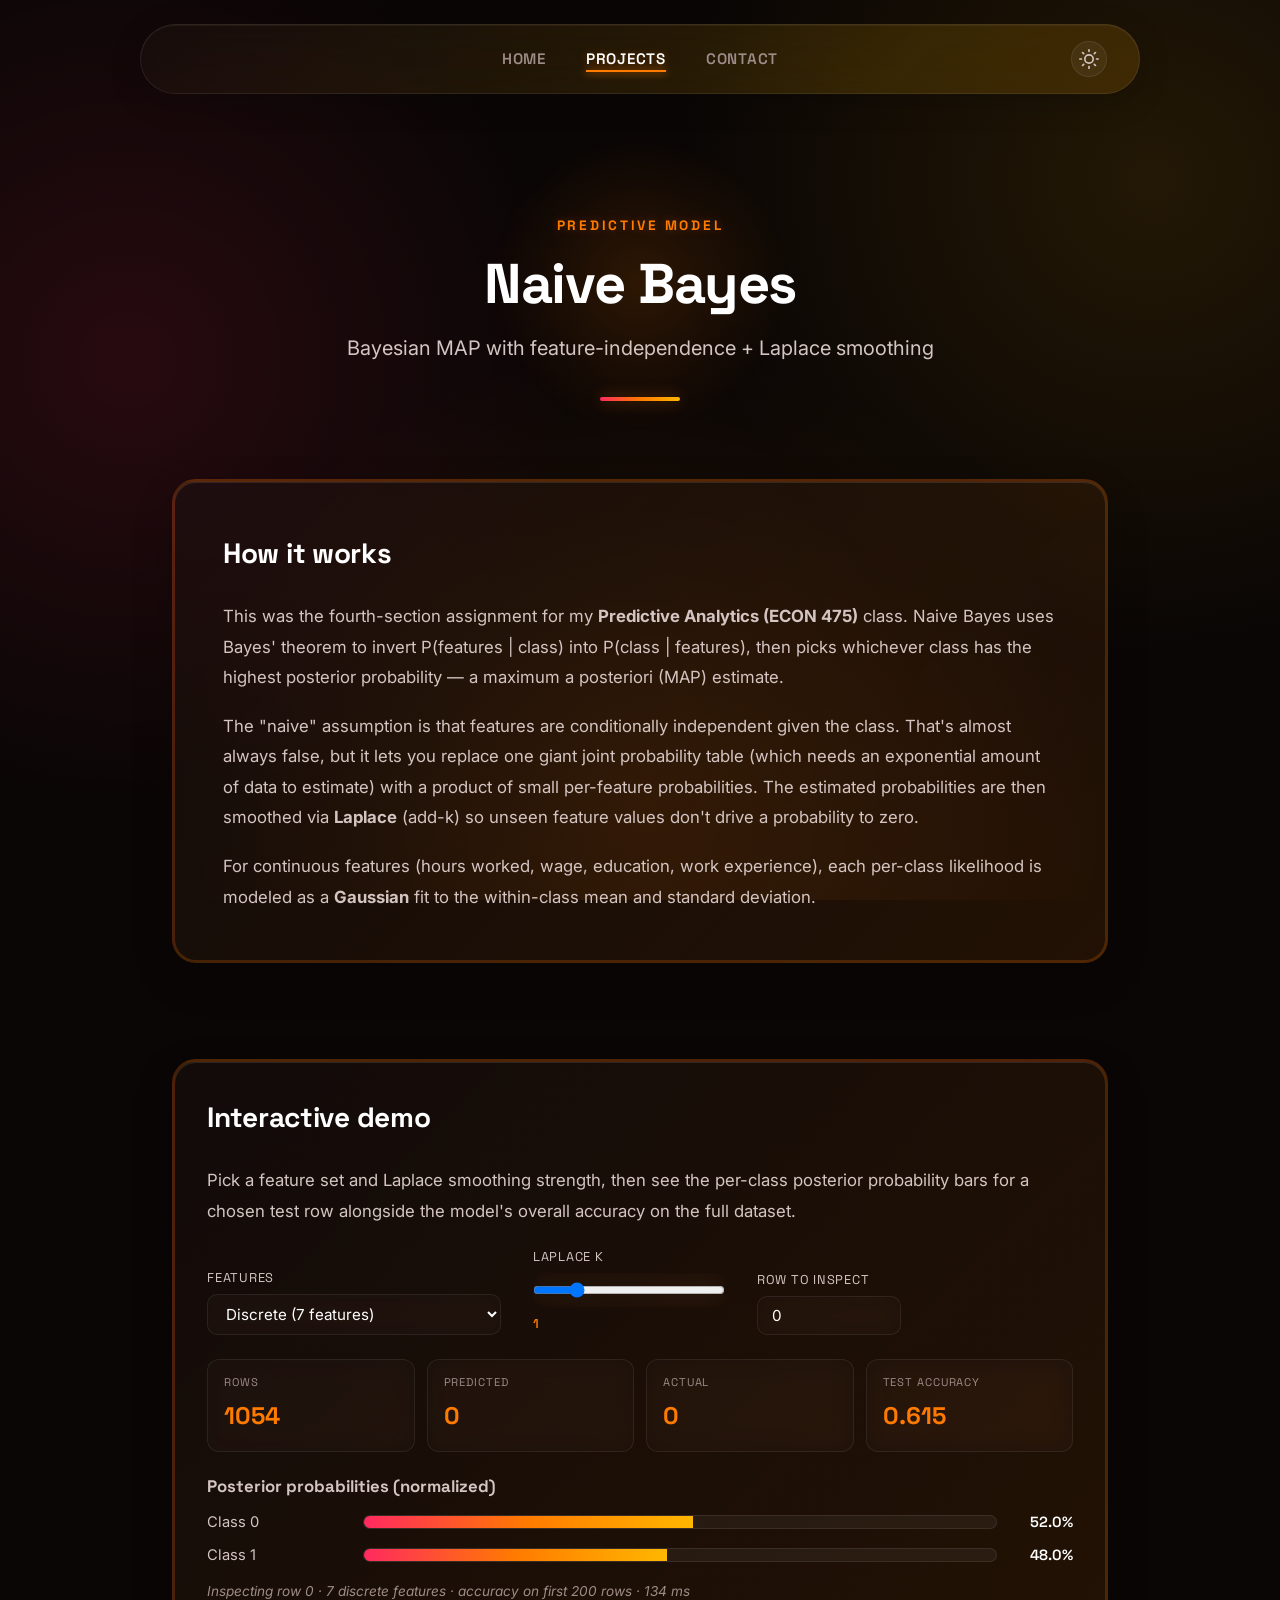
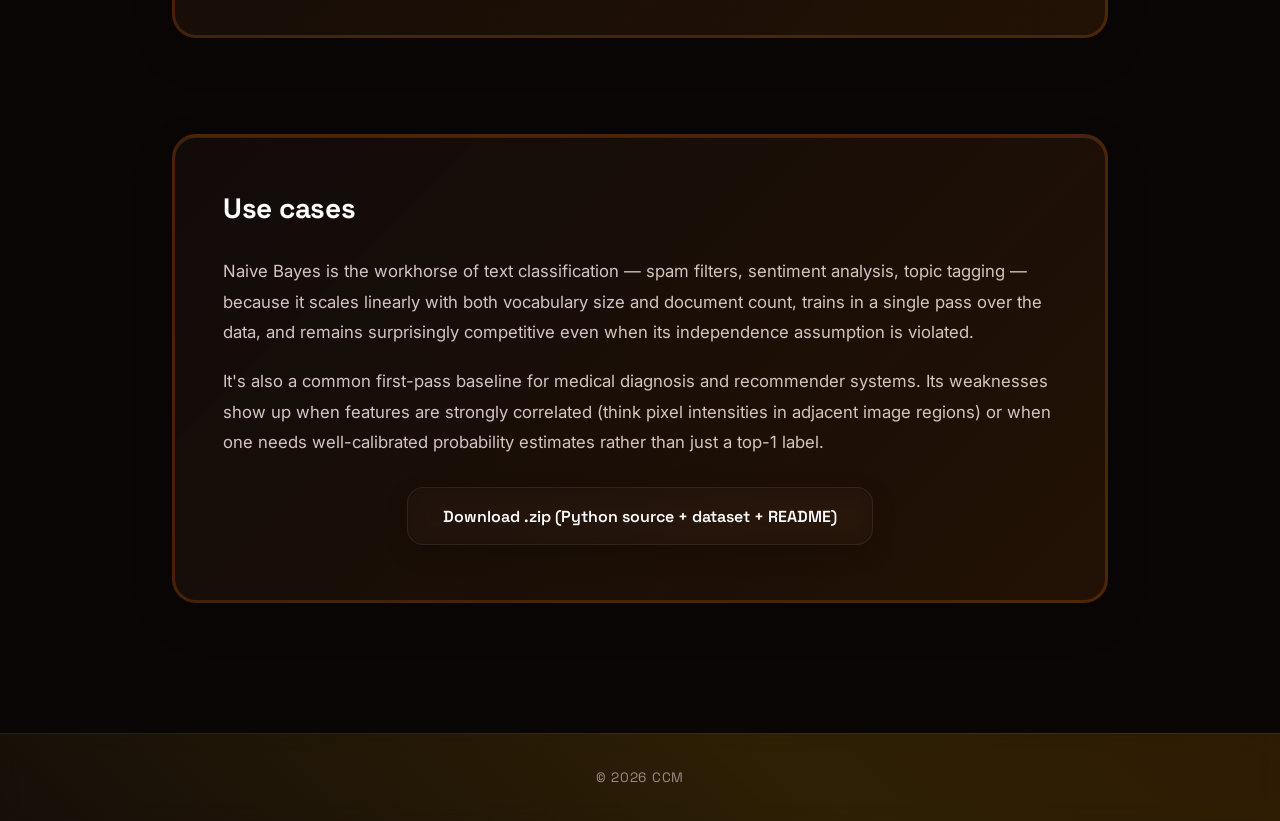
<file: projects/predictive-models/naive-bayes/index.html>
<!DOCTYPE html>
<html lang="en">
<head>
  <meta charset="UTF-8">
  <meta name="viewport" content="width=device-width, initial-scale=1.0">
  <title>Naive Bayes — CCM's Portfolio</title>
  <link rel="stylesheet" href="../../../uncs-style.css">
  <link rel="stylesheet" href="../predictive-demo.css">
  <script src="../../../theme.js"></script>
</head>
<body>

  <header>
    <nav class="navbar">
      <div class="nav-spacer" aria-hidden="true"></div>
      <ul class="nav-links">
        <li><a href="../../../index.html">Home</a></li>
        <li><a href="../../../projects.html" class="active">Projects</a></li>
        <li><a href="../../../contact.html">Contact</a></li>
      </ul>
      <button class="theme-toggle" id="theme-toggle" aria-label="Switch to dark mode">
        <svg class="icon-sun" xmlns="http://www.w3.org/2000/svg" width="20" height="20" viewBox="0 0 24 24" fill="none" stroke="currentColor" stroke-width="2" stroke-linecap="round" stroke-linejoin="round" aria-hidden="true">
          <circle cx="12" cy="12" r="5"/><line x1="12" y1="1" x2="12" y2="3"/><line x1="12" y1="21" x2="12" y2="23"/><line x1="4.22" y1="4.22" x2="5.64" y2="5.64"/><line x1="18.36" y1="18.36" x2="19.78" y2="19.78"/><line x1="1" y1="12" x2="3" y2="12"/><line x1="21" y1="12" x2="23" y2="12"/><line x1="4.22" y1="19.78" x2="5.64" y2="18.36"/><line x1="18.36" y1="5.64" x2="19.78" y2="4.22"/>
        </svg>
        <svg class="icon-moon" xmlns="http://www.w3.org/2000/svg" width="20" height="20" viewBox="0 0 24 24" fill="none" stroke="currentColor" stroke-width="2" stroke-linecap="round" stroke-linejoin="round" aria-hidden="true">
          <path d="M21 12.79A9 9 0 1 1 11.21 3 7 7 0 0 0 21 12.79z"/>
        </svg>
      </button>
    </nav>
  </header>

  <main>

    <section class="hero">
      <p class="hero-label">Predictive Model</p>
      <h1 class="hero-name">Naive Bayes</h1>
      <p class="hero-tagline">Bayesian MAP with feature-independence + Laplace smoothing</p>
      <div class="hero-divider"></div>
    </section>

    <section class="about">
      <div class="about-card">
        <h2>How it works</h2>
        <p>This was the fourth-section assignment for my <strong>Predictive Analytics (ECON 475)</strong> class. Naive Bayes uses Bayes' theorem to invert P(features | class) into P(class | features), then picks whichever class has the highest posterior probability — a maximum a posteriori (MAP) estimate.</p>
        <p>The "naive" assumption is that features are conditionally independent given the class. That's almost always false, but it lets you replace one giant joint probability table (which needs an exponential amount of data to estimate) with a product of small per-feature probabilities. The estimated probabilities are then smoothed via <strong>Laplace</strong> (add-k) so unseen feature values don't drive a probability to zero.</p>
        <p>For continuous features (hours worked, wage, education, work experience), each per-class likelihood is modeled as a <strong>Gaussian</strong> fit to the within-class mean and standard deviation.</p>
      </div>
    </section>

    <section class="about">
      <div class="about-card demo-card">
        <h2>Interactive demo</h2>
        <p>Pick a feature set and Laplace smoothing strength, then see the per-class posterior probability bars for a chosen test row alongside the model's overall accuracy on the full dataset.</p>
        <div class="demo-controls">
          <label>Features
            <select id="featureSet">
              <option value="discrete" selected>Discrete (7 features)</option>
              <option value="continuous">Continuous (4 features, Gaussian)</option>
            </select>
          </label>
          <label>Laplace k
            <input id="laplace" type="range" min="0" max="5" step="1" value="1"/>
            <span class="range-value" id="laplaceVal">1</span>
          </label>
          <label>Row to inspect
            <input id="rowIdx" type="number" value="0" min="0" max="1053"/>
          </label>
        </div>
        <div class="demo-results">
          <div class="demo-stat"><div class="label">Rows</div><div class="value" id="rows">—</div></div>
          <div class="demo-stat"><div class="label">Predicted</div><div class="value" id="predicted">—</div></div>
          <div class="demo-stat"><div class="label">Actual</div><div class="value" id="actual">—</div></div>
          <div class="demo-stat"><div class="label">Test accuracy</div><div class="value" id="acc">—</div></div>
        </div>
        <h3 style="font-family: var(--font-display); font-size: 1.05rem; color: var(--color-text-2); margin: 1rem 0 0.6rem;">Posterior probabilities (normalized)</h3>
        <div id="probBars"></div>
        <div class="demo-status" id="status">Loading dataset…</div>
      </div>
    </section>

    <section class="about">
      <div class="about-card">
        <h2>Use cases</h2>
        <p>Naive Bayes is the workhorse of text classification — spam filters, sentiment analysis, topic tagging — because it scales linearly with both vocabulary size and document count, trains in a single pass over the data, and remains surprisingly competitive even when its independence assumption is violated.</p>
        <p>It's also a common first-pass baseline for medical diagnosis and recommender systems. Its weaknesses show up when features are strongly correlated (think pixel intensities in adjacent image regions) or when one needs well-calibrated probability estimates rather than just a top-1 label.</p>
        <div class="btn-row">
          <a href="naive-bayes.zip" class="project-btn" download>Download .zip (Python source + dataset + README)</a>
        </div>
      </div>
    </section>

  </main>

  <footer>
    <p>&copy; 2026 CCM</p>
  </footer>

  <script src="demo.js"></script>
</body>
</html>
</file>
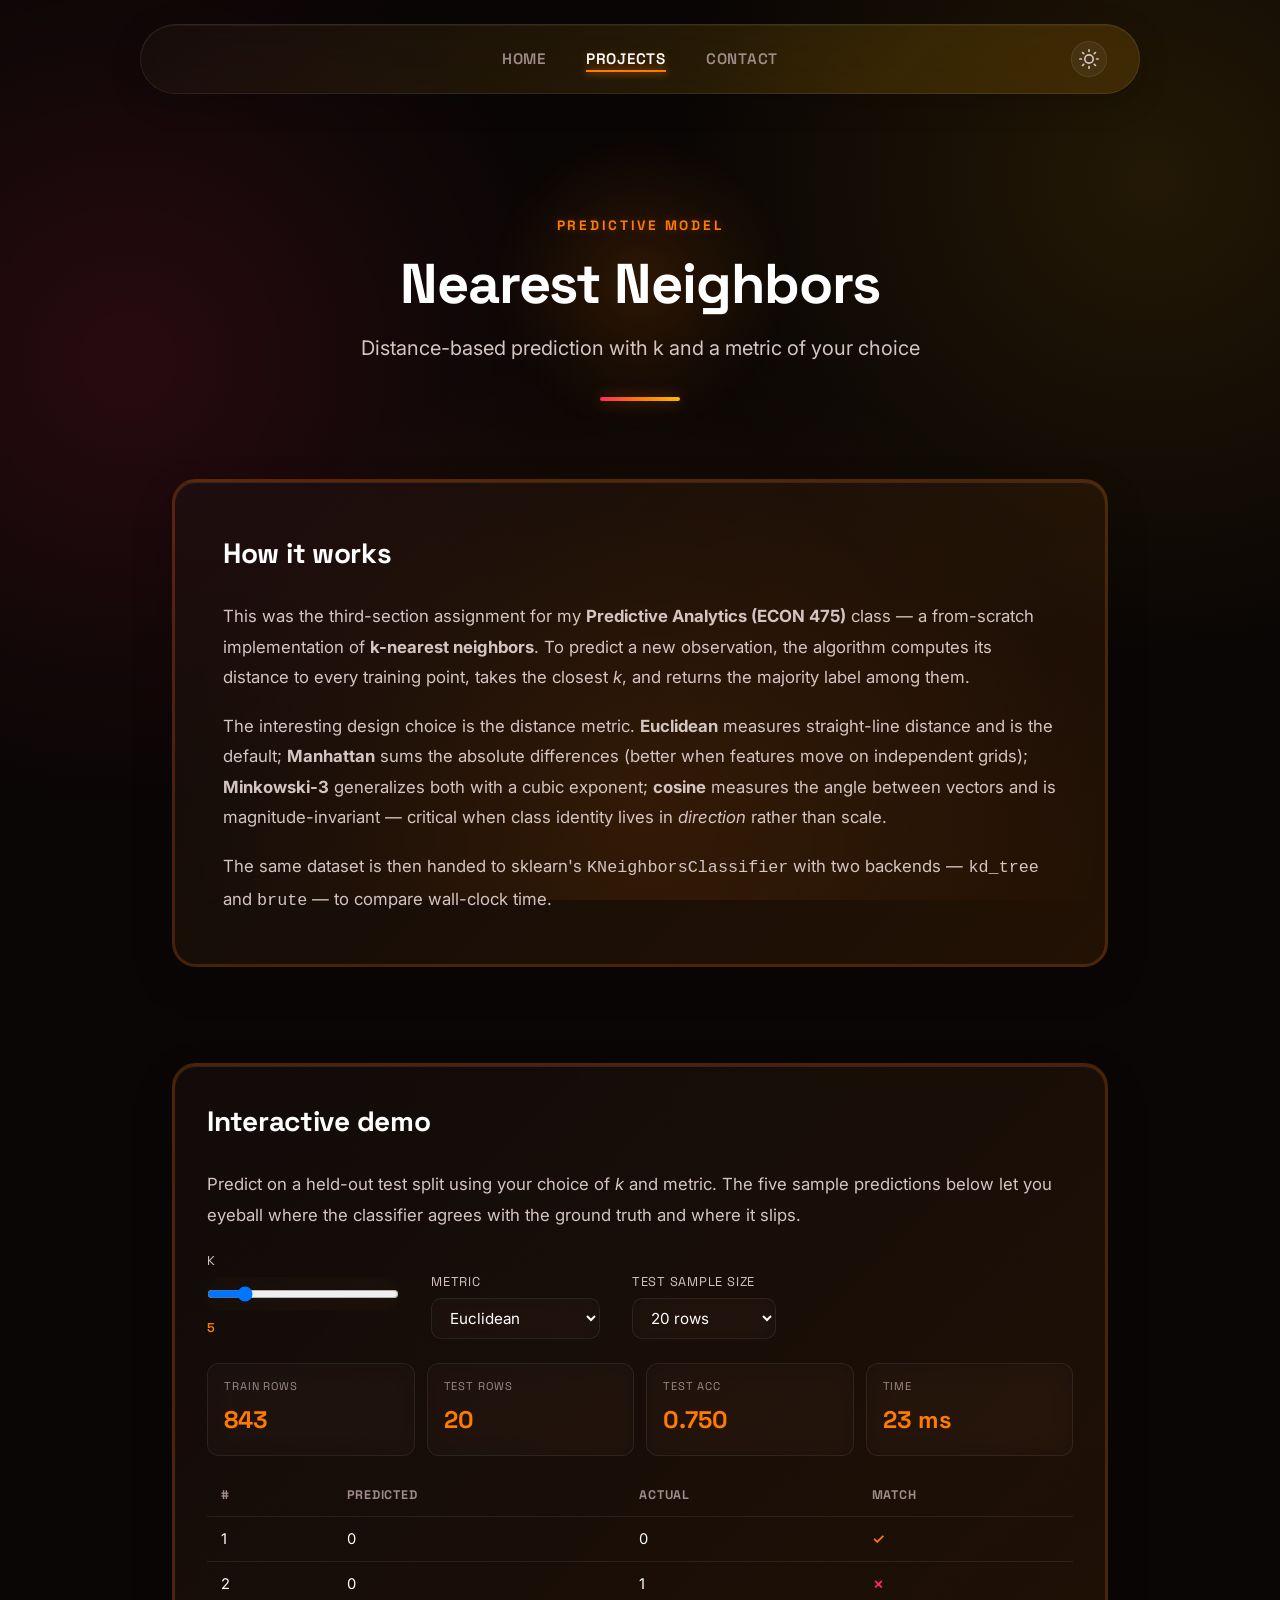
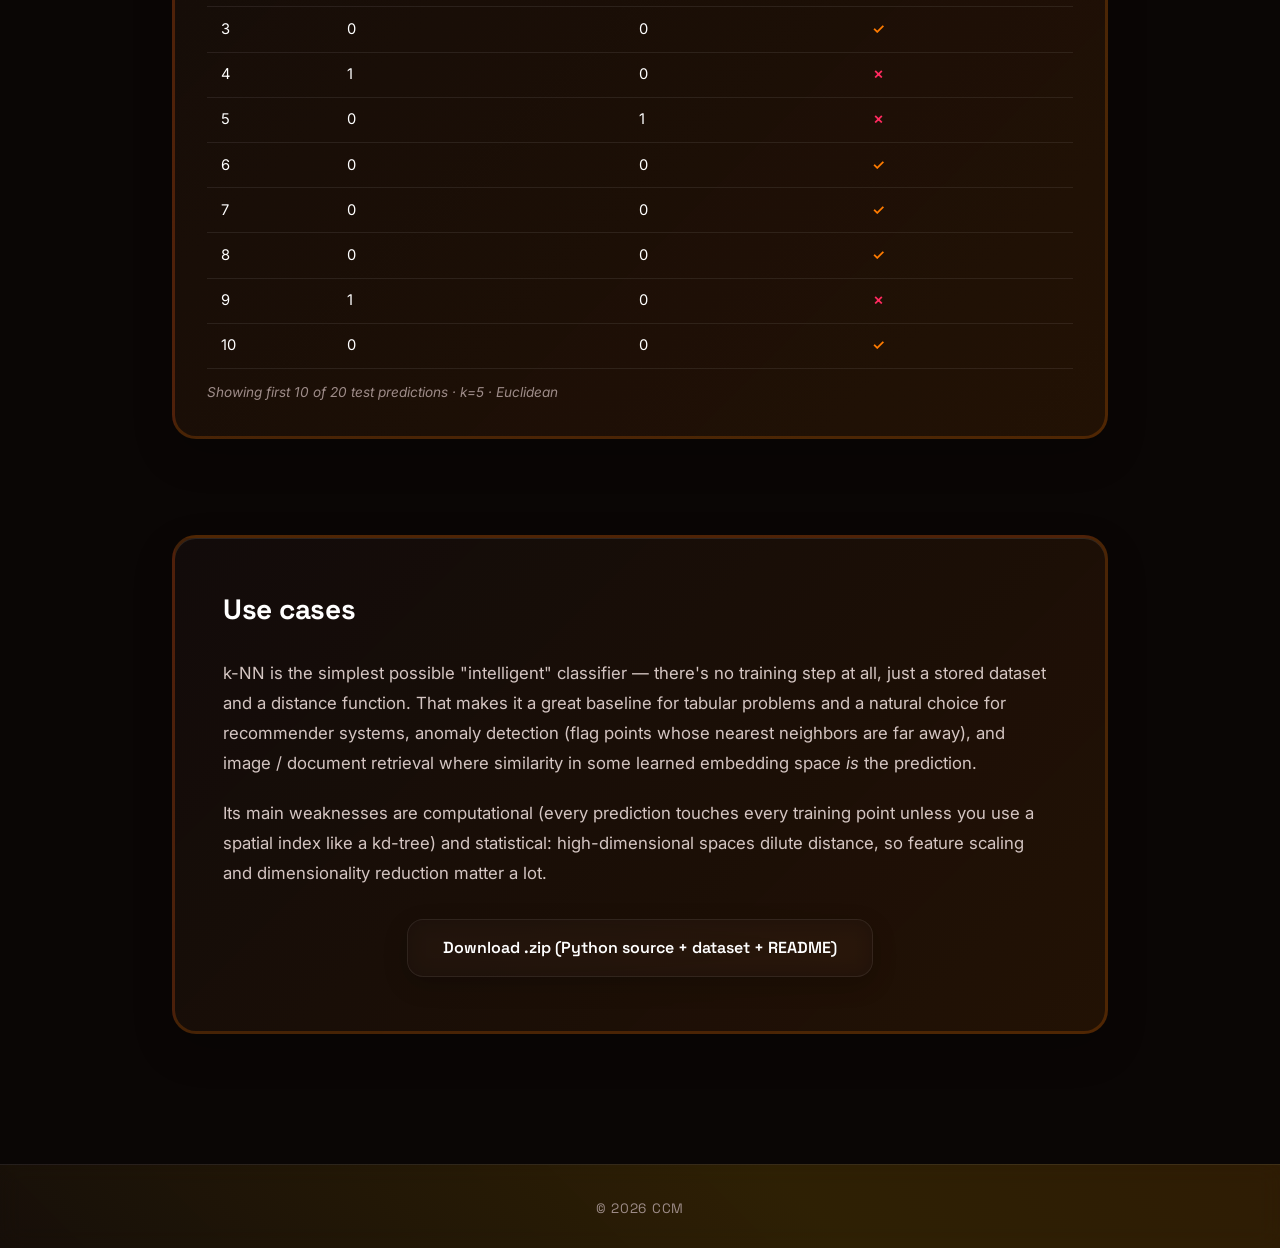
<file: projects/predictive-models/nearest-neighbors/index.html>
<!DOCTYPE html>
<html lang="en">
<head>
  <meta charset="UTF-8">
  <meta name="viewport" content="width=device-width, initial-scale=1.0">
  <title>Nearest Neighbors — CCM's Portfolio</title>
  <link rel="stylesheet" href="../../../uncs-style.css">
  <link rel="stylesheet" href="../predictive-demo.css">
  <script src="../../../theme.js"></script>
</head>
<body>

  <header>
    <nav class="navbar">
      <div class="nav-spacer" aria-hidden="true"></div>
      <ul class="nav-links">
        <li><a href="../../../index.html">Home</a></li>
        <li><a href="../../../projects.html" class="active">Projects</a></li>
        <li><a href="../../../contact.html">Contact</a></li>
      </ul>
      <button class="theme-toggle" id="theme-toggle" aria-label="Switch to dark mode">
        <svg class="icon-sun" xmlns="http://www.w3.org/2000/svg" width="20" height="20" viewBox="0 0 24 24" fill="none" stroke="currentColor" stroke-width="2" stroke-linecap="round" stroke-linejoin="round" aria-hidden="true">
          <circle cx="12" cy="12" r="5"/><line x1="12" y1="1" x2="12" y2="3"/><line x1="12" y1="21" x2="12" y2="23"/><line x1="4.22" y1="4.22" x2="5.64" y2="5.64"/><line x1="18.36" y1="18.36" x2="19.78" y2="19.78"/><line x1="1" y1="12" x2="3" y2="12"/><line x1="21" y1="12" x2="23" y2="12"/><line x1="4.22" y1="19.78" x2="5.64" y2="18.36"/><line x1="18.36" y1="5.64" x2="19.78" y2="4.22"/>
        </svg>
        <svg class="icon-moon" xmlns="http://www.w3.org/2000/svg" width="20" height="20" viewBox="0 0 24 24" fill="none" stroke="currentColor" stroke-width="2" stroke-linecap="round" stroke-linejoin="round" aria-hidden="true">
          <path d="M21 12.79A9 9 0 1 1 11.21 3 7 7 0 0 0 21 12.79z"/>
        </svg>
      </button>
    </nav>
  </header>

  <main>

    <section class="hero">
      <p class="hero-label">Predictive Model</p>
      <h1 class="hero-name">Nearest Neighbors</h1>
      <p class="hero-tagline">Distance-based prediction with k and a metric of your choice</p>
      <div class="hero-divider"></div>
    </section>

    <section class="about">
      <div class="about-card">
        <h2>How it works</h2>
        <p>This was the third-section assignment for my <strong>Predictive Analytics (ECON 475)</strong> class — a from-scratch implementation of <strong>k-nearest neighbors</strong>. To predict a new observation, the algorithm computes its distance to every training point, takes the closest <em>k</em>, and returns the majority label among them.</p>
        <p>The interesting design choice is the distance metric. <strong>Euclidean</strong> measures straight-line distance and is the default; <strong>Manhattan</strong> sums the absolute differences (better when features move on independent grids); <strong>Minkowski-3</strong> generalizes both with a cubic exponent; <strong>cosine</strong> measures the angle between vectors and is magnitude-invariant — critical when class identity lives in <em>direction</em> rather than scale.</p>
        <p>The same dataset is then handed to sklearn's <code>KNeighborsClassifier</code> with two backends — <code>kd_tree</code> and <code>brute</code> — to compare wall-clock time.</p>
      </div>
    </section>

    <section class="about">
      <div class="about-card demo-card">
        <h2>Interactive demo</h2>
        <p>Predict on a held-out test split using your choice of <em>k</em> and metric. The five sample predictions below let you eyeball where the classifier agrees with the ground truth and where it slips.</p>
        <div class="demo-controls">
          <label>k
            <input id="k" type="range" min="1" max="25" value="5"/>
            <span class="range-value" id="kval">5</span>
          </label>
          <label>Metric
            <select id="metric">
              <option value="Euclidean" selected>Euclidean</option>
              <option value="Manhattan">Manhattan</option>
              <option value="Minkowski3">Minkowski (p=3)</option>
              <option value="Cosine">Cosine</option>
            </select>
          </label>
          <label>Test sample size
            <select id="testN">
              <option value="20" selected>20 rows</option>
              <option value="50">50 rows</option>
              <option value="100">100 rows</option>
              <option value="200">200 rows</option>
            </select>
          </label>
        </div>
        <div class="demo-results">
          <div class="demo-stat"><div class="label">Train rows</div><div class="value" id="trainN">—</div></div>
          <div class="demo-stat"><div class="label">Test rows</div><div class="value" id="testRows">—</div></div>
          <div class="demo-stat"><div class="label">Test acc</div><div class="value" id="acc">—</div></div>
          <div class="demo-stat"><div class="label">Time</div><div class="value" id="time">—</div></div>
        </div>
        <table class="demo-table" id="predTable">
          <thead><tr><th>#</th><th>Predicted</th><th>Actual</th><th>Match</th></tr></thead>
          <tbody></tbody>
        </table>
        <div class="demo-status" id="status">Loading dataset…</div>
      </div>
    </section>

    <section class="about">
      <div class="about-card">
        <h2>Use cases</h2>
        <p>k-NN is the simplest possible "intelligent" classifier — there's no training step at all, just a stored dataset and a distance function. That makes it a great baseline for tabular problems and a natural choice for recommender systems, anomaly detection (flag points whose nearest neighbors are far away), and image / document retrieval where similarity in some learned embedding space <em>is</em> the prediction.</p>
        <p>Its main weaknesses are computational (every prediction touches every training point unless you use a spatial index like a kd-tree) and statistical: high-dimensional spaces dilute distance, so feature scaling and dimensionality reduction matter a lot.</p>
        <div class="btn-row">
          <a href="nearest-neighbors.zip" class="project-btn" download>Download .zip (Python source + dataset + README)</a>
        </div>
      </div>
    </section>

  </main>

  <footer>
    <p>&copy; 2026 CCM</p>
  </footer>

  <script src="demo.js"></script>
</body>
</html>
</file>
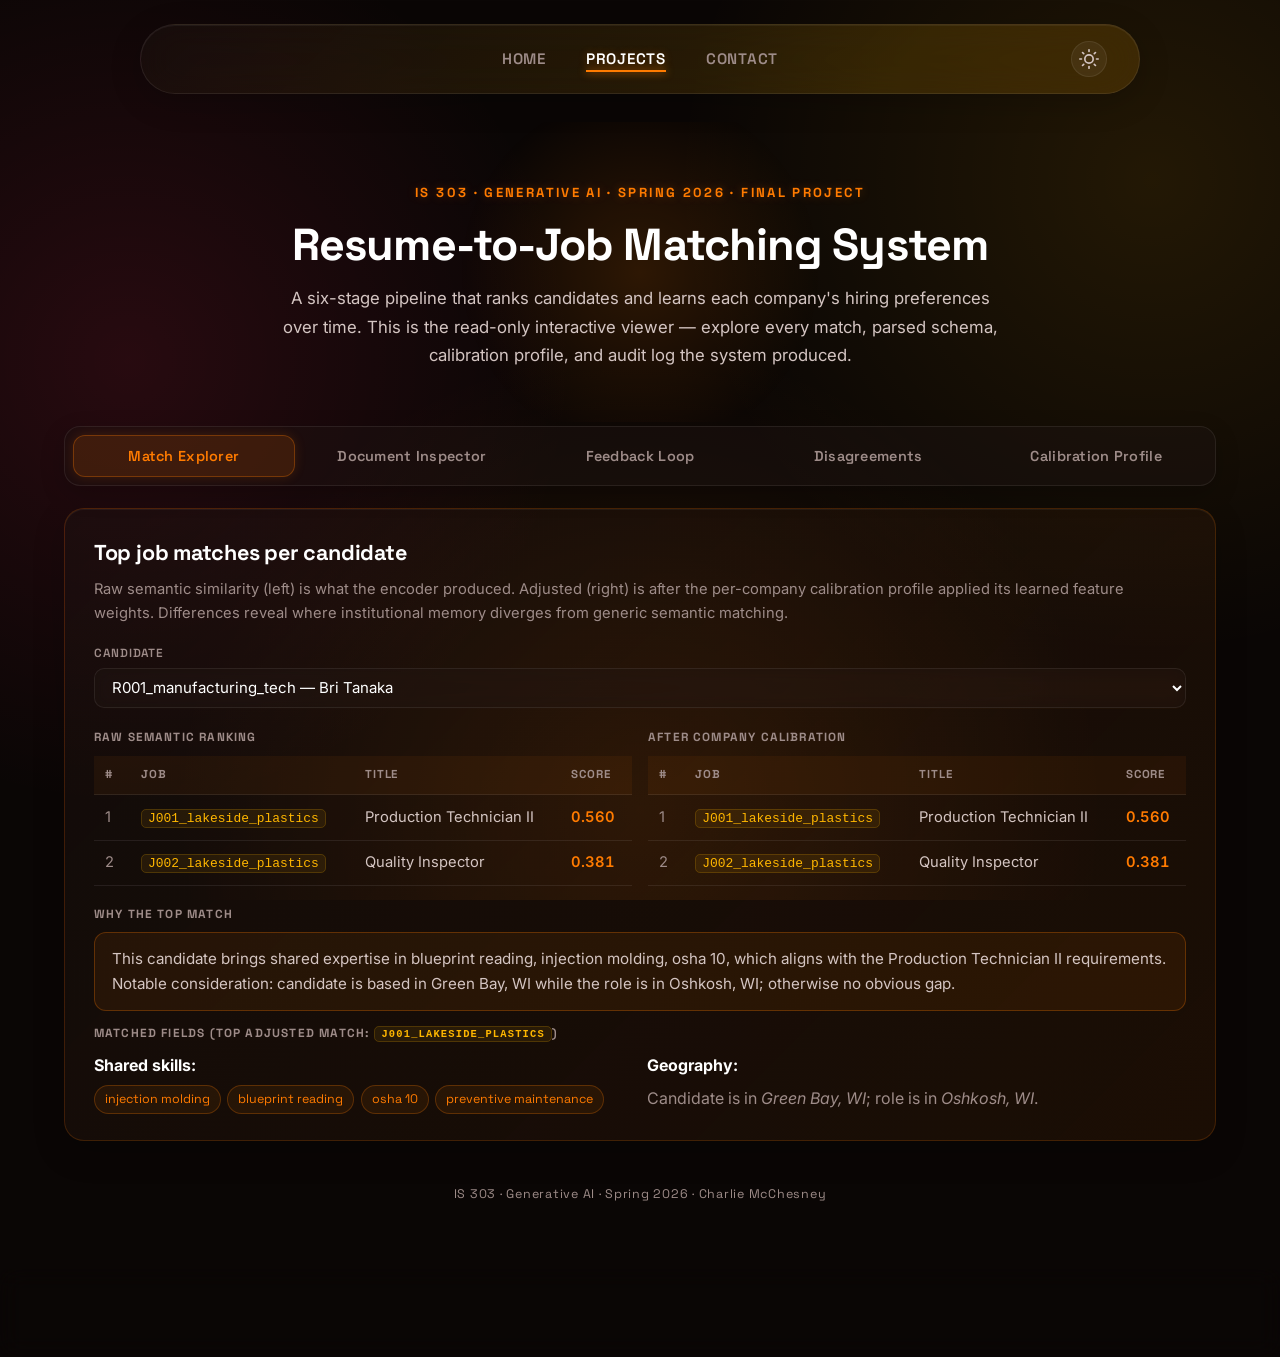
<file: projects/web-apps/resume-matching-system/index.html>
<!DOCTYPE html>
<html lang="en">
<head>
  <meta charset="UTF-8">
  <meta name="viewport" content="width=device-width, initial-scale=1.0">
  <title>Resume-to-Job Matching System — CCM's Portfolio</title>
  <meta name="description" content="Interactive viewer for my IS 303 / Generative AI final project: a six-stage resume-to-job matching system with per-company calibration.">
  <link rel="stylesheet" href="../../../uncs-style.css">
  <link rel="stylesheet" href="./style.css">
  <script src="../../../theme.js"></script>
</head>
<body>

  <header>
    <nav class="navbar">
      <div class="nav-spacer" aria-hidden="true"></div>
      <ul class="nav-links">
        <li><a href="../../../index.html">Home</a></li>
        <li><a href="../../../projects.html" class="active">Projects</a></li>
        <li><a href="../../../contact.html">Contact</a></li>
      </ul>
      <button class="theme-toggle" id="theme-toggle" aria-label="Switch to dark mode">
        <svg class="icon-sun" xmlns="http://www.w3.org/2000/svg" width="20" height="20" viewBox="0 0 24 24" fill="none" stroke="currentColor" stroke-width="2" stroke-linecap="round" stroke-linejoin="round" aria-hidden="true">
          <circle cx="12" cy="12" r="5"/>
          <line x1="12" y1="1" x2="12" y2="3"/>
          <line x1="12" y1="21" x2="12" y2="23"/>
          <line x1="4.22" y1="4.22" x2="5.64" y2="5.64"/>
          <line x1="18.36" y1="18.36" x2="19.78" y2="19.78"/>
          <line x1="1" y1="12" x2="3" y2="12"/>
          <line x1="21" y1="12" x2="23" y2="12"/>
          <line x1="4.22" y1="19.78" x2="5.64" y2="18.36"/>
          <line x1="18.36" y1="5.64" x2="19.78" y2="4.22"/>
        </svg>
        <svg class="icon-moon" xmlns="http://www.w3.org/2000/svg" width="20" height="20" viewBox="0 0 24 24" fill="none" stroke="currentColor" stroke-width="2" stroke-linecap="round" stroke-linejoin="round" aria-hidden="true">
          <path d="M21 12.79A9 9 0 1 1 11.21 3 7 7 0 0 0 21 12.79z"/>
        </svg>
      </button>
    </nav>
  </header>

  <main>

    <section class="demo-hero">
      <p class="kicker">IS 303 · Generative AI · Spring 2026 · Final Project</p>
      <h1>Resume-to-Job Matching System</h1>
      <p class="sub">A six-stage pipeline that ranks candidates and learns each company's hiring preferences over time. This is the read-only interactive viewer — explore every match, parsed schema, calibration profile, and audit log the system produced.</p>
    </section>

    <nav class="tab-nav" id="tabNav" role="tablist">
      <button data-tab="match-explorer" class="active" role="tab">Match Explorer</button>
      <button data-tab="inspector" role="tab">Document Inspector</button>
      <button data-tab="feedback" role="tab">Feedback Loop</button>
      <button data-tab="disagreements" role="tab">Disagreements</button>
      <button data-tab="calibration" role="tab">Calibration Profile</button>
    </nav>

    <div id="loading" class="loading">Loading data…</div>
    <div id="error" class="error-box" hidden></div>

    <!-- Tab: Match Explorer -->
    <section id="match-explorer" class="tab-panel active" role="tabpanel">
      <div class="card">
        <h2>Top job matches per candidate</h2>
        <p class="caption">Raw semantic similarity (left) is what the encoder produced. Adjusted (right) is after the per-company calibration profile applied its learned feature weights. Differences reveal where institutional memory diverges from generic semantic matching.</p>

        <div class="controls">
          <div class="field">
            <label for="meResume">Candidate</label>
            <select id="meResume"></select>
          </div>
        </div>

        <div class="two-col">
          <div>
            <p class="subhead">Raw semantic ranking</p>
            <table>
              <thead><tr><th>#</th><th>Job</th><th>Title</th><th>Score</th></tr></thead>
              <tbody id="meRawBody"></tbody>
            </table>
          </div>
          <div>
            <p class="subhead">After company calibration</p>
            <table>
              <thead><tr><th>#</th><th>Job</th><th>Title</th><th>Score</th></tr></thead>
              <tbody id="meAdjBody"></tbody>
            </table>
          </div>
        </div>

        <div id="meRationale" style="margin-top:18px"></div>
        <div id="meOverlap" style="margin-top:12px"></div>
      </div>
    </section>

    <!-- Tab: Document Inspector -->
    <section id="inspector" class="tab-panel" role="tabpanel">
      <div class="card">
        <h2>Document inspector</h2>
        <p class="caption">Pick any ingested file to see its ingestion envelope (per Section 3.3 of the system doc) and the Pydantic-validated parsed schema (Sections 4.1 / 4.2). Fields the parser couldn't extract are <code>null</code> — never guessed.</p>

        <div class="controls">
          <div class="field-radio" id="diType">
            <button data-type="resume" class="active">Resume</button>
            <button data-type="job">Job posting</button>
          </div>
          <div class="field">
            <label for="diSelect">Document</label>
            <select id="diSelect"></select>
          </div>
        </div>

        <div class="two-col">
          <div>
            <p class="subhead">Ingestion envelope</p>
            <pre class="json" id="diMeta"></pre>
          </div>
          <div>
            <p class="subhead">Parsed schema</p>
            <pre class="json" id="diSchema"></pre>
          </div>
        </div>
      </div>
    </section>

    <!-- Tab: Feedback Loop -->
    <section id="feedback" class="tab-panel" role="tabpanel">
      <div class="card">
        <h2>Stage 5 · Hiring outcomes drive future ranking</h2>
        <p class="caption">Each company accumulates outcome events that the intelligence layer turns into per-feature weight adjustments. The dashboard below summarizes where each company currently sits in the cold-start → industry-defaults → company-specific progression.</p>
        <table>
          <thead><tr><th>Company</th><th>Industry</th><th>Phase</th><th>Hires</th><th>Tracked features</th><th>Accuracy (90-day)</th></tr></thead>
          <tbody id="fbBody"></tbody>
        </table>
      </div>

      <div class="card">
        <h3>How signal becomes adjustment</h3>
        <p class="caption">From Section 7.2 of the system documentation:</p>
        <ol class="numbered-list">
          <li><strong>Pattern extraction</strong> — derive features (location, tenure pattern, skills, certs) present in successful vs. unsuccessful hires.</li>
          <li><strong>Weight delta calculation</strong> — features correlated with positive outcomes shift up; failures shift their features down.</li>
          <li><strong>Confidence gating</strong> — adjustments only apply once a feature has at least 10 outcomes behind it. The first hire produces no adjustment; by the fiftieth, the model has meaningful signal.</li>
        </ol>
      </div>
    </section>

    <!-- Tab: Disagreements -->
    <section id="disagreements" class="tab-panel" role="tabpanel">
      <div class="card">
        <h2>Stage 5b · Recruiter disagreement signal</h2>
        <p class="caption">Every recruiter override is classified into one of five Section 8.1 types and stored as audit signal. Disagreement is faster than outcome signal but more biased, so it's weighted at 0.6 relative to outcomes (per Section 12).</p>

        <div class="controls">
          <div class="field">
            <label for="dgCompany">Company</label>
            <select id="dgCompany"><option value="">All companies</option></select>
          </div>
          <div class="field">
            <label for="dgType">Disagreement type</label>
            <select id="dgType"><option value="">All types</option></select>
          </div>
          <div class="field">
            <label for="dgRecruiter">Recruiter</label>
            <select id="dgRecruiter"><option value="">All recruiters</option></select>
          </div>
        </div>

        <table>
          <thead><tr><th>When</th><th>Recruiter</th><th>Company</th><th>Candidate</th><th>Job</th><th>Action</th><th>Type</th><th>Rank</th><th>Score</th><th>Reason</th></tr></thead>
          <tbody id="dgBody"></tbody>
        </table>
      </div>
    </section>

    <!-- Tab: Calibration -->
    <section id="calibration" class="tab-panel" role="tabpanel">
      <div class="card">
        <h2>Stage 6 · Per-company calibration profile</h2>
        <p class="caption">Each company carries an accumulated profile: explicit rules they set directly, plus learned feature weights derived from outcomes and overrides. Weights are clipped to <code>[0.2, 2.5]</code> so no single feature can dominate.</p>

        <div class="controls">
          <div class="field">
            <label for="cpCompany">Company</label>
            <select id="cpCompany"></select>
          </div>
        </div>

        <div class="metric-row" id="cpMetrics"></div>

        <div class="two-col">
          <div>
            <h3>Explicit rules</h3>
            <p class="caption">Always take precedence over learned weights (Section 11.3 invariant).</p>
            <pre class="json" id="cpRules"></pre>
          </div>
          <div>
            <h3>Top learned feature weights</h3>
            <p class="caption">Weights &gt; 1 amplify the raw similarity score; &lt; 1 dampen it.</p>
            <div id="cpWeights"></div>
          </div>
        </div>
      </div>

      <div class="card">
        <h3>Calibration change audit log</h3>
        <p class="caption">Every weight adjustment is logged with its source event and rationale — the system's "traceable evidence" rubric element.</p>
        <table>
          <thead><tr><th>When</th><th>Feature</th><th>Old</th><th>New</th><th>Source</th><th>Rationale</th></tr></thead>
          <tbody id="cpAuditBody"></tbody>
        </table>
      </div>
    </section>

    <p class="demo-footer-note">IS 303 · Generative AI · Spring 2026 · Charlie McChesney</p>
  </main>

  <footer>
    <p>&copy; 2026 CCM</p>
  </footer>

  <script src="./app.js"></script>
</body>
</html>
</file>
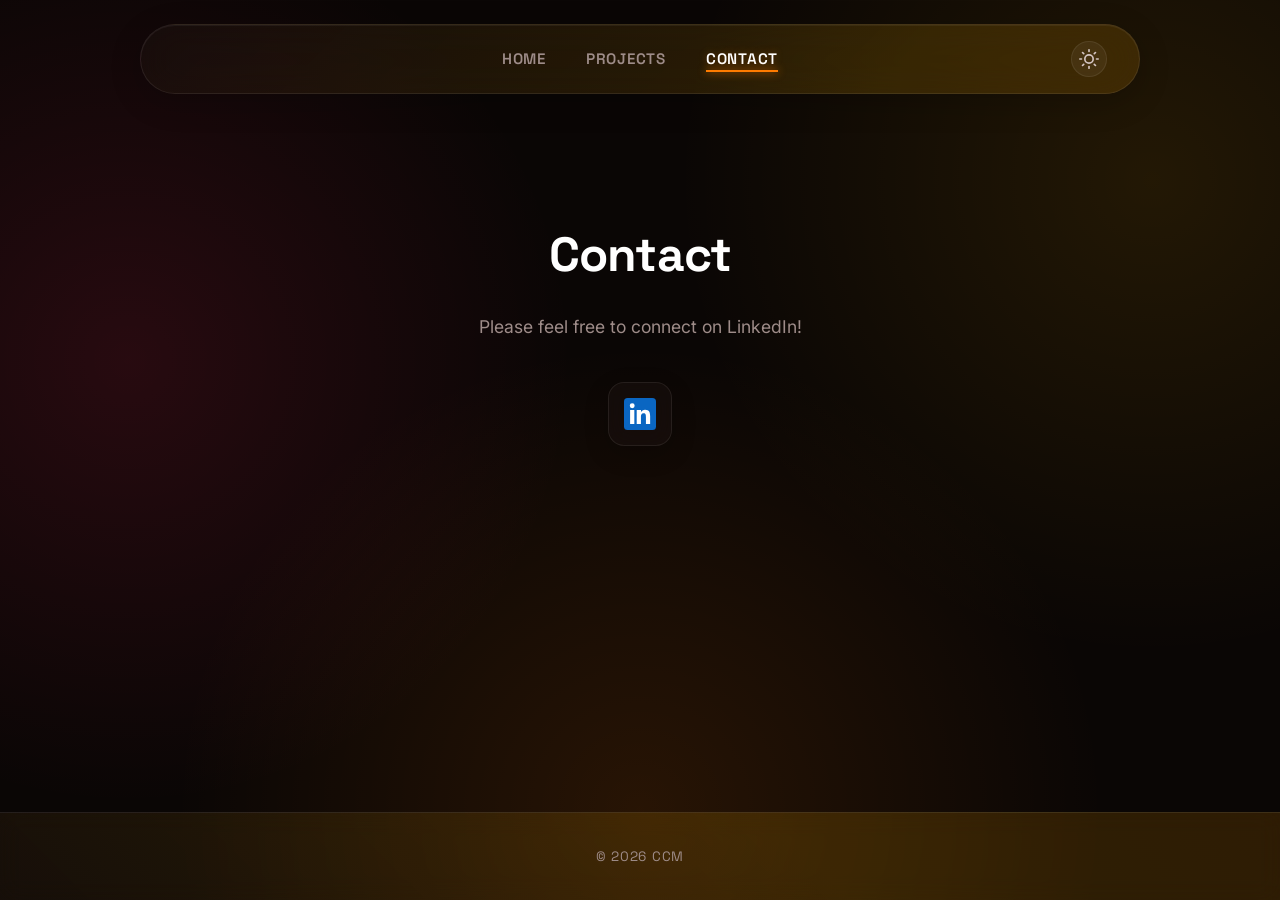
<file: contact.html>
<!DOCTYPE html>
<html lang="en">
<head>
  <meta charset="UTF-8">
  <meta name="viewport" content="width=device-width, initial-scale=1.0">
  <title>Contact — CCM's Personal Portfolio</title>
  <link rel="stylesheet" href="uncs-style.css">
  <script src="theme.js"></script>
</head>
<body>

  <header>
    <nav class="navbar">
      <div class="nav-spacer" aria-hidden="true"></div>
      <ul class="nav-links">
        <li><a href="index.html">Home</a></li>
        <li><a href="projects.html">Projects</a></li>
        <li><a href="contact.html" class="active">Contact</a></li>
      </ul>
      <button class="theme-toggle" id="theme-toggle" aria-label="Switch to dark mode">
        <svg class="icon-sun" xmlns="http://www.w3.org/2000/svg" width="20" height="20" viewBox="0 0 24 24" fill="none" stroke="currentColor" stroke-width="2" stroke-linecap="round" stroke-linejoin="round" aria-hidden="true">
          <circle cx="12" cy="12" r="5"/>
          <line x1="12" y1="1" x2="12" y2="3"/>
          <line x1="12" y1="21" x2="12" y2="23"/>
          <line x1="4.22" y1="4.22" x2="5.64" y2="5.64"/>
          <line x1="18.36" y1="18.36" x2="19.78" y2="19.78"/>
          <line x1="1" y1="12" x2="3" y2="12"/>
          <line x1="21" y1="12" x2="23" y2="12"/>
          <line x1="4.22" y1="19.78" x2="5.64" y2="18.36"/>
          <line x1="18.36" y1="5.64" x2="19.78" y2="4.22"/>
        </svg>
        <svg class="icon-moon" xmlns="http://www.w3.org/2000/svg" width="20" height="20" viewBox="0 0 24 24" fill="none" stroke="currentColor" stroke-width="2" stroke-linecap="round" stroke-linejoin="round" aria-hidden="true">
          <path d="M21 12.79A9 9 0 1 1 11.21 3 7 7 0 0 0 21 12.79z"/>
        </svg>
      </button>
    </nav>
  </header>

  <main>
    <section class="contact-section">
      <h1>Contact</h1>
      <p>Please feel free to connect on LinkedIn!</p>
      <a
        href="https://www.linkedin.com/in/charliecmcchesney/"
        target="_blank"
        rel="noopener noreferrer"
        class="linkedin-logo"
        aria-label="View LinkedIn Profile"
      ><svg xmlns="http://www.w3.org/2000/svg" viewBox="0 0 72 72" width="52" height="52">
        <rect width="72" height="72" rx="8" fill="#0A66C2"/>
        <path fill="#ffffff" d="M13.74 27.26h9.5V58.5h-9.5V27.26zm4.75-15.2a5.5 5.5 0 1 1 0 11 5.5 5.5 0 0 1 0-11zm10.7 15.2h9.1v4.3h.13c1.27-2.4 4.37-4.93 9-4.93 9.62 0 11.4 6.33 11.4 14.56V58.5h-9.48V42.9c0-3.74-.07-8.56-5.22-8.56-5.22 0-6.02 4.08-6.02 8.3V58.5h-9.5V27.26z"/>
      </svg></a>
    </section>
  </main>

  <footer>
    <p>&copy; 2026 CCM</p>
  </footer>

</body>
</html>
</file>
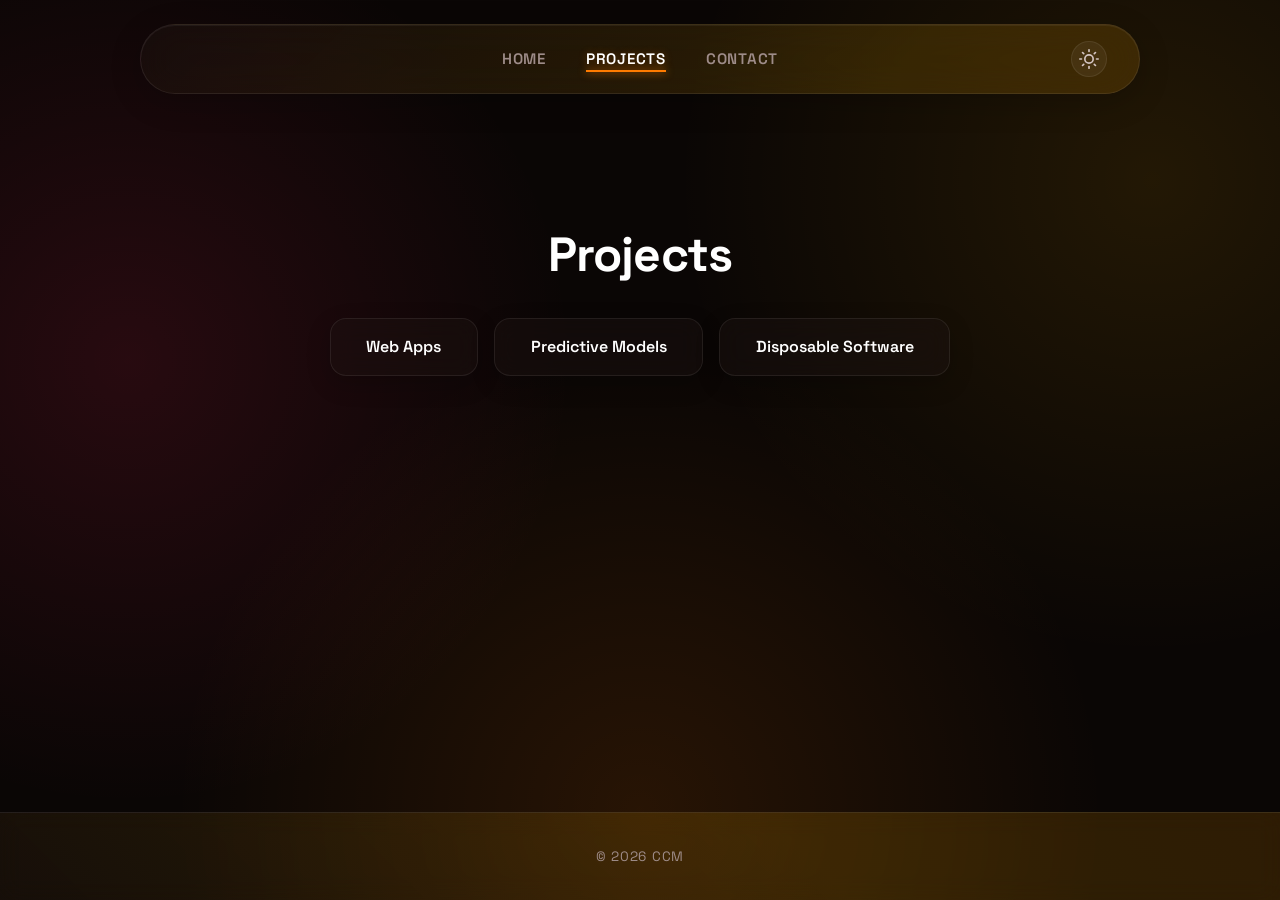
<file: projects.html>
<!DOCTYPE html>
<html lang="en">
<head>
  <meta charset="UTF-8">
  <meta name="viewport" content="width=device-width, initial-scale=1.0">
  <title>Projects — CCM's Personal Portfolio</title>
  <link rel="stylesheet" href="uncs-style.css">
  <script src="theme.js"></script>
</head>
<body>

  <header>
    <nav class="navbar">
      <div class="nav-spacer" aria-hidden="true"></div>
      <ul class="nav-links">
        <li><a href="index.html">Home</a></li>
        <li><a href="projects.html" class="active">Projects</a></li>
        <li><a href="contact.html">Contact</a></li>
      </ul>
      <button class="theme-toggle" id="theme-toggle" aria-label="Switch to dark mode">
        <svg class="icon-sun" xmlns="http://www.w3.org/2000/svg" width="20" height="20" viewBox="0 0 24 24" fill="none" stroke="currentColor" stroke-width="2" stroke-linecap="round" stroke-linejoin="round" aria-hidden="true">
          <circle cx="12" cy="12" r="5"/>
          <line x1="12" y1="1" x2="12" y2="3"/>
          <line x1="12" y1="21" x2="12" y2="23"/>
          <line x1="4.22" y1="4.22" x2="5.64" y2="5.64"/>
          <line x1="18.36" y1="18.36" x2="19.78" y2="19.78"/>
          <line x1="1" y1="12" x2="3" y2="12"/>
          <line x1="21" y1="12" x2="23" y2="12"/>
          <line x1="4.22" y1="19.78" x2="5.64" y2="18.36"/>
          <line x1="18.36" y1="5.64" x2="19.78" y2="4.22"/>
        </svg>
        <svg class="icon-moon" xmlns="http://www.w3.org/2000/svg" width="20" height="20" viewBox="0 0 24 24" fill="none" stroke="currentColor" stroke-width="2" stroke-linecap="round" stroke-linejoin="round" aria-hidden="true">
          <path d="M21 12.79A9 9 0 1 1 11.21 3 7 7 0 0 0 21 12.79z"/>
        </svg>
      </button>
    </nav>
  </header>

  <main>
    <section class="contact-section">
      <h1>Projects</h1>
      <a href="projects/web-apps/index.html" class="project-btn">Web Apps</a>
      <a href="projects/predictive-models/index.html" class="project-btn">Predictive Models</a>
      <a href="projects/disposable-software/index.html" class="project-btn">Disposable Software</a>
    </section>
  </main>

  <footer>
    <p>&copy; 2026 CCM</p>
  </footer>

</body>
</html>
</file>
<file: uncs-style.css>
@import url('https://fonts.googleapis.com/css2?family=Inter:wght@400;500;600&family=Space+Grotesk:wght@500;700&display=swap');

/* — Sunset Glassmorphism Theme Variables ——————————————————————————————————— */
:root {
  --color-bg:          #0a0605;
  --color-bg-card:     rgba(30, 20, 18, 0.4);
  --color-text-1:      #ffffff;
  --color-text-2:      #d4c5c2;
  --color-text-3:      #9e8c89;
  --color-border:      rgba(255, 255, 255, 0.08);
  --color-accent-red:  #ff2a5f;
  --color-accent-org:  #ff7b00;
  --color-accent-yel:  #ffb700;
  --color-card-shadow: rgba(0, 0, 0, 0.2);

  --font-sans: 'Inter', sans-serif;
  --font-display: 'Space Grotesk', sans-serif;
}

[data-theme="light"] {
  --color-bg:          #fcf9f8;
  --color-bg-card:     rgba(255, 255, 255, 0.6);
  --color-text-1:      #1f1412;
  --color-text-2:      #5c4b48;
  --color-text-3:      #8f7d7a;
  --color-border:      rgba(0, 0, 0, 0.06);
  --color-card-shadow: rgba(0, 0, 0, 0.05);
}

/* — Reset & Base ————————————————————————————————— */
*, *::before, *::after {
  box-sizing: border-box;
  margin: 0;
  padding: 0;
}

body {
  font-family: var(--font-sans);
  background-color: var(--color-bg);
  background-image:
    radial-gradient(circle at 10% 40%, rgba(255, 42, 95, 0.12), transparent 35%),
    radial-gradient(circle at 90% 20%, rgba(255, 183, 0, 0.1), transparent 35%),
    radial-gradient(circle at 50% 90%, rgba(255, 123, 0, 0.12), transparent 45%);
  background-attachment: fixed;
  color: var(--color-text-1);
  line-height: 1.7;
  min-height: 100vh;
  display: flex;
  flex-direction: column;
  transition: background-color 0.4s ease, color 0.4s ease;
}

/* — Nav —————————————————————————————————————————— */
.navbar {
  display: flex;
  align-items: center;
  justify-content: space-between;
  max-width: 1000px;
  margin: 1.5rem auto;
  padding: 1rem 2rem;
  border: 1px solid var(--color-border);
  border-radius: 100px;
  position: sticky;
  top: 1.5rem;
  background: linear-gradient(
    -45deg,
    var(--color-bg-card),
    rgba(255, 42, 95, 0.15),
    rgba(255, 123, 0, 0.15),
    rgba(255, 183, 0, 0.15),
    var(--color-bg-card)
  );
  background-size: 300% 300%;
  animation: gradientShift 15s ease infinite;
  backdrop-filter: blur(24px);
  -webkit-backdrop-filter: blur(24px);
  box-shadow: 0 8px 32px var(--color-card-shadow), inset 0 1px 0 rgba(255, 255, 255, 0.05);
  z-index: 100;
  transition: all 0.3s ease;
}

.nav-spacer {
  width: 36px;
  flex-shrink: 0;
}

.nav-links {
  list-style: none;
  display: flex;
  gap: 2.5rem;
}

.nav-links a {
  text-decoration: none;
  font-family: var(--font-display);
  font-size: 0.95rem;
  font-weight: 600;
  color: var(--color-text-3);
  text-transform: uppercase;
  letter-spacing: 0.05em;
  transition: all 0.3s ease;
  position: relative;
}

.nav-links a::after {
  content: '';
  position: absolute;
  bottom: -4px;
  left: 0;
  width: 0%;
  height: 2px;
  background: var(--color-accent-org);
  transition: width 0.3s ease;
  box-shadow: 0 0 8px var(--color-accent-org);
}

.nav-links a:hover,
.nav-links a.active {
  color: var(--color-text-1);
  text-shadow: 0 0 8px rgba(255, 123, 0, 0.3);
}

.nav-links a:hover::after,
.nav-links a.active::after {
  width: 100%;
}

/* — Theme Toggle ————————————————————————————————— */
.theme-toggle {
  width: 36px;
  height: 36px;
  background: rgba(255, 255, 255, 0.05);
  border: 1px solid var(--color-border);
  cursor: pointer;
  color: var(--color-text-2);
  display: flex;
  align-items: center;
  justify-content: center;
  padding: 6px;
  border-radius: 50%;
  transition: all 0.3s ease;
  flex-shrink: 0;
}

.theme-toggle:hover {
  color: var(--color-accent-yel);
  border-color: var(--color-accent-yel);
  box-shadow: 0 0 12px rgba(255, 183, 0, 0.2);
  transform: translateY(-1px);
}

.icon-moon { display: none; }
.icon-sun  { display: block; }

[data-theme="light"] .icon-moon { display: block; }
[data-theme="light"] .icon-sun  { display: none; }

/* — Main Content Wrapper ————————————————————————— */
main {
  max-width: 1000px;
  width: 100%;
  margin: 0 auto;
  padding: 0 2rem 4rem;
  flex: 1;
  animation: fadeIn 0.8s ease-out forwards;
}

@keyframes fadeIn {
  from { opacity: 0; transform: translateY(20px); }
  to { opacity: 1; transform: translateY(0); }
}

@keyframes gradientShift {
  0% { background-position: 0% 50%; }
  50% { background-position: 100% 50%; }
  100% { background-position: 0% 50%; }
}

/* — Hero Section ————————————————————————————————— */
.hero {
  padding: 6rem 0 3rem;
  text-align: center;
  position: relative;
}

.hero::before {
  content: '';
  position: absolute;
  top: 50%;
  left: 50%;
  transform: translate(-50%, -50%);
  width: 300px;
  height: 300px;
  background: radial-gradient(circle, rgba(255, 123, 0, 0.15) 0%, transparent 70%);
  z-index: -1;
  pointer-events: none;
}

.hero-label {
  font-family: var(--font-display);
  font-size: 0.85rem;
  font-weight: 700;
  letter-spacing: 0.2em;
  text-transform: uppercase;
  color: var(--color-accent-org);
  margin-bottom: 1rem;
  text-shadow: 0 0 10px rgba(255, 123, 0, 0.3);
}

.hero-name {
  font-family: var(--font-display);
  font-size: 3.5rem;
  font-weight: 700;
  color: var(--color-text-1);
  line-height: 1.1;
  margin-bottom: 1rem;
  letter-spacing: -0.02em;
}

.hero-tagline {
  font-size: 1.25rem;
  color: var(--color-text-2);
  margin-bottom: 2rem;
  font-weight: 400;
}

.hero-divider {
  width: 80px;
  height: 4px;
  background: linear-gradient(90deg, var(--color-accent-red), var(--color-accent-org), var(--color-accent-yel));
  border-radius: 4px;
  margin: 0 auto;
  box-shadow: 0 0 15px rgba(255, 123, 0, 0.4);
}

/* — About Photo ——————————————————————————————————— */
.about-photo {
  display: block;
  width: 160px;
  height: 160px;
  border-radius: 50%;
  object-fit: cover;
  margin: 0 auto 2rem;
  border: 2px solid var(--color-border);
  box-shadow: 0 10px 30px rgba(0, 0, 0, 0.3);
}

/* — About Section ———————————————————————————————— */
.about {
  padding: 2rem 0 4rem;
}

.about-card {
  background: linear-gradient(
    135deg,
    var(--color-bg-card),
    rgba(255, 123, 0, 0.1),
    rgba(255, 42, 95, 0.1),
    var(--color-bg-card)
  );
  background-size: 300% 300%;
  animation: gradientShift 20s ease infinite reverse;
  backdrop-filter: blur(24px);
  -webkit-backdrop-filter: blur(24px);
  border: 3px solid rgba(255, 123, 0, 0.2);
  border-radius: 24px;
  padding: 3rem;
  box-shadow: 0 16px 40px var(--color-card-shadow), inset 0 1px 0 rgba(255, 255, 255, 0.1);
  position: relative;
  overflow: hidden;
  transform: translateY(-2px);
}

.about-card h2 {
  font-family: var(--font-display);
  font-size: 1.75rem;
  font-weight: 700;
  color: var(--color-text-1);
  margin-bottom: 1.5rem;
  letter-spacing: -0.01em;
}

.about-card p {
  font-size: 1.05rem;
  color: var(--color-text-2);
  margin-bottom: 1.2rem;
  line-height: 1.8;
}

.about-card p:last-child {
  margin-bottom: 0;
}

/* — Contact Section —————————————————————————————— */
.contact-section {
  padding: 6rem 0 5rem;
  text-align: center;
}

.contact-section h1 {
  font-family: var(--font-display);
  font-size: 3rem;
  font-weight: 700;
  color: var(--color-text-1);
  margin-bottom: 1rem;
  letter-spacing: -0.02em;
}

.contact-section p {
  font-size: 1.1rem;
  color: var(--color-text-3);
  margin-bottom: 2.5rem;
}

.contact-section p a:link,
.contact-section p a:visited,
.contact-section p a:hover,
.contact-section p a:active {
  color: var(--color-accent-org);
  text-decoration: none;
}

.linkedin-logo {
  display: inline-flex;
  align-items: center;
  justify-content: center;
  width: 64px;
  height: 64px;
  background: var(--color-bg-card);
  backdrop-filter: blur(12px);
  -webkit-backdrop-filter: blur(12px);
  border: 1px solid var(--color-border);
  border-radius: 16px;
  transition: all 0.3s ease;
  color: var(--color-text-1);
  box-shadow: 0 8px 24px var(--color-card-shadow);
}

.linkedin-logo svg {
  width: 32px;
  height: 32px;
  fill: currentColor;
}

.linkedin-logo:hover {
  background: rgba(255, 123, 0, 0.1);
  border-color: var(--color-accent-org);
  color: var(--color-accent-org);
  transform: translateY(-4px);
  box-shadow: 0 12px 28px rgba(255, 123, 0, 0.2);
}

/* — Button Row (centers project-btn within cards) ——————————————— */
.btn-row {
  text-align: center;
  margin-top: 1.5rem;
}

/* — Project Button ——————————————————————————————— */
.project-btn {
  display: inline-flex;
  align-items: center;
  justify-content: center;
  padding: 0.9rem 2.2rem;
  background: var(--color-bg-card);
  backdrop-filter: blur(12px);
  -webkit-backdrop-filter: blur(12px);
  border: 1px solid var(--color-border);
  border-radius: 16px;
  transition: all 0.3s ease;
  color: var(--color-text-1);
  font-family: var(--font-display);
  font-size: 1rem;
  font-weight: 600;
  text-decoration: none;
  box-shadow: 0 8px 24px var(--color-card-shadow);
  margin: 0.4rem;
}

.project-btn:hover {
  background: rgba(255, 123, 0, 0.1);
  border-color: var(--color-accent-org);
  color: var(--color-accent-org);
  transform: translateY(-4px);
  box-shadow: 0 12px 28px rgba(255, 123, 0, 0.2);
}

/* — Footer —————————————————————————————————————— */
footer {
  border-top: 1px solid var(--color-border);
  text-align: center;
  padding: 2rem;
  font-family: var(--font-display);
  font-size: 0.85rem;
  color: var(--color-text-3);
  letter-spacing: 0.05em;
  background: linear-gradient(
    45deg,
    var(--color-bg-card),
    rgba(255, 183, 0, 0.15),
    rgba(255, 123, 0, 0.15),
    rgba(255, 42, 95, 0.15),
    var(--color-bg-card)
  );
  background-size: 300% 300%;
  animation: gradientShift 15s ease infinite;
  backdrop-filter: blur(12px);
  -webkit-backdrop-filter: blur(12px);
}

/* — Responsive —————————————————————————————————— */
@media (max-width: 768px) {
  .hero-name {
    font-size: 2.5rem;
  }
  .about-card {
    padding: 2rem;
  }
  .nav-spacer {
    display: none;
  }
  .nav-links {
    gap: 1.5rem;
  }
  .navbar {
    margin: 0;
    border-radius: 0;
    border-left: none;
    border-right: none;
    border-top: none;
    justify-content: center;
    gap: 1.5rem;
  }
}
</file>
<file: projects/predictive-models/predictive-demo.css>
/* Shared styles for the interactive demos on every predictive-model page.
   Builds on uncs-style.css — uses the same CSS variables. */

.demo-card { padding: 2rem; }

.demo-controls {
  display: flex;
  flex-wrap: wrap;
  gap: 1rem 2rem;
  margin: 1.25rem 0 1.5rem;
  align-items: flex-end;
}
.demo-controls label {
  display: flex;
  flex-direction: column;
  gap: 0.35rem;
  font-family: var(--font-display);
  font-size: 0.8rem;
  color: var(--color-text-2);
  text-transform: uppercase;
  letter-spacing: 0.06em;
}
.demo-controls select,
.demo-controls input[type="number"],
.demo-controls input[type="range"] {
  background: var(--color-bg-card);
  color: var(--color-text-1);
  border: 1px solid var(--color-border);
  border-radius: 10px;
  padding: 0.55rem 0.9rem;
  font-family: var(--font-sans);
  font-size: 0.95rem;
  backdrop-filter: blur(12px);
  -webkit-backdrop-filter: blur(12px);
  min-width: 9rem;
}
.demo-controls input[type="range"] { padding: 0.5rem 0; min-width: 12rem; }
.demo-controls select:hover,
.demo-controls input[type="number"]:hover,
.demo-controls input[type="range"]:hover { border-color: var(--color-accent-org); }
.demo-controls .range-value {
  font-family: var(--font-display);
  color: var(--color-accent-org);
  font-weight: 600;
}
.demo-controls button {
  background: var(--color-bg-card);
  color: var(--color-text-1);
  border: 1px solid var(--color-border);
  border-radius: 12px;
  padding: 0.6rem 1.4rem;
  font-family: var(--font-display);
  font-weight: 600;
  font-size: 0.9rem;
  text-transform: uppercase;
  letter-spacing: 0.06em;
  cursor: pointer;
  transition: all 0.25s ease;
  backdrop-filter: blur(12px);
  -webkit-backdrop-filter: blur(12px);
}
.demo-controls button:hover {
  background: rgba(255, 123, 0, 0.1);
  border-color: var(--color-accent-org);
  color: var(--color-accent-org);
  transform: translateY(-2px);
}

.demo-results {
  display: grid;
  grid-template-columns: repeat(auto-fit, minmax(140px, 1fr));
  gap: 0.75rem;
  margin-bottom: 1.25rem;
}
.demo-stat {
  padding: 0.85rem 1rem;
  background: var(--color-bg-card);
  border: 1px solid var(--color-border);
  border-radius: 12px;
  backdrop-filter: blur(12px);
  -webkit-backdrop-filter: blur(12px);
}
.demo-stat .label {
  font-family: var(--font-display);
  font-size: 0.7rem;
  text-transform: uppercase;
  letter-spacing: 0.08em;
  color: var(--color-text-3);
}
.demo-stat .value {
  font-family: var(--font-display);
  font-size: 1.5rem;
  font-weight: 700;
  color: var(--color-accent-org);
  margin-top: 0.25rem;
  word-break: break-word;
}

.demo-output {
  background: rgba(0, 0, 0, 0.18);
  border: 1px solid var(--color-border);
  border-radius: 12px;
  padding: 1rem 1.25rem;
  font-family: 'SF Mono', 'Menlo', monospace;
  font-size: 0.9rem;
  color: var(--color-text-2);
  overflow-x: auto;
  line-height: 1.65;
  white-space: pre-wrap;
}
[data-theme="light"] .demo-output { background: rgba(0, 0, 0, 0.04); }
.demo-output .feature { color: var(--color-accent-org); font-weight: 600; }
.demo-output .branch  { color: var(--color-accent-yel); }
.demo-output .leaf    { color: var(--color-text-1); font-weight: 600; }
.demo-output .pos     { color: var(--color-accent-org); font-weight: 600; }
.demo-output .neg     { color: var(--color-text-3); }

.demo-status {
  font-size: 0.85rem;
  color: var(--color-text-3);
  margin-top: 0.75rem;
  font-style: italic;
}

/* Predictions table (used by k-NN, naive bayes) */
.demo-table {
  width: 100%;
  border-collapse: collapse;
  font-family: var(--font-sans);
  font-size: 0.92rem;
  margin-top: 0.75rem;
}
.demo-table th, .demo-table td {
  padding: 0.6rem 0.85rem;
  text-align: left;
  border-bottom: 1px solid var(--color-border);
}
.demo-table th {
  font-family: var(--font-display);
  font-size: 0.78rem;
  text-transform: uppercase;
  letter-spacing: 0.06em;
  color: var(--color-text-3);
}
.demo-table .ok  { color: var(--color-accent-org); font-weight: 600; }
.demo-table .bad { color: var(--color-accent-red); font-weight: 600; }

/* Probability / RMSE bars (naive bayes, AI-stepwise) */
.bar-row {
  display: grid;
  grid-template-columns: 9rem 1fr 4rem;
  gap: 0.75rem;
  align-items: center;
  margin-bottom: 0.5rem;
  font-family: var(--font-sans);
  font-size: 0.92rem;
}
.bar-row .label { color: var(--color-text-2); }
.bar-row .track {
  height: 14px;
  background: rgba(255, 255, 255, 0.05);
  border: 1px solid var(--color-border);
  border-radius: 7px;
  overflow: hidden;
}
[data-theme="light"] .bar-row .track { background: rgba(0, 0, 0, 0.05); }
.bar-row .fill {
  height: 100%;
  background: linear-gradient(90deg, var(--color-accent-red), var(--color-accent-org), var(--color-accent-yel));
  transition: width 0.4s ease;
}
.bar-row .num {
  font-family: var(--font-display);
  font-weight: 600;
  text-align: right;
  color: var(--color-text-1);
}

/* Convergence chart canvas (gradient descent) */
.demo-canvas {
  width: 100%;
  max-width: 100%;
  height: 280px;
  display: block;
  background: rgba(0, 0, 0, 0.18);
  border: 1px solid var(--color-border);
  border-radius: 12px;
  margin-top: 0.5rem;
}
[data-theme="light"] .demo-canvas { background: rgba(0, 0, 0, 0.04); }

/* Storyboard buttons (AI-stepwise) */
.storyboard-tabs {
  display: flex;
  flex-wrap: wrap;
  gap: 0.5rem;
  margin: 1.25rem 0 1.5rem;
}
.storyboard-tabs button {
  flex: 1;
  min-width: 8rem;
  background: var(--color-bg-card);
  color: var(--color-text-2);
  border: 1px solid var(--color-border);
  border-radius: 12px;
  padding: 0.7rem 0.5rem;
  font-family: var(--font-display);
  font-weight: 600;
  font-size: 0.78rem;
  text-transform: uppercase;
  letter-spacing: 0.06em;
  cursor: pointer;
  transition: all 0.25s ease;
}
.storyboard-tabs button.active {
  background: rgba(255, 123, 0, 0.12);
  border-color: var(--color-accent-org);
  color: var(--color-accent-org);
}
.storyboard-tabs button:hover { transform: translateY(-2px); }

.storyboard-step { display: none; }
.storyboard-step.active { display: block; }

.feature-list {
  display: grid;
  grid-template-columns: 1fr;
  gap: 0.6rem;
  margin-top: 0.5rem;
}
.feature-list .feature-item {
  background: var(--color-bg-card);
  border: 1px solid var(--color-border);
  border-radius: 10px;
  padding: 0.7rem 0.95rem;
}
.feature-list .feature-item .name {
  font-family: var(--font-display);
  font-weight: 600;
  color: var(--color-accent-org);
  font-size: 0.95rem;
}
.feature-list .feature-item .formula {
  font-family: 'SF Mono', 'Menlo', monospace;
  font-size: 0.85rem;
  color: var(--color-text-2);
  margin: 0.15rem 0;
}
.feature-list .feature-item .rationale {
  font-size: 0.88rem;
  color: var(--color-text-3);
}
</file>
<file: projects/web-apps/resume-matching-system/style.css>
/* ─────────────────────────────────────────────────────────────────────────────
   Resume-to-Job Matching System — page-scoped styles.
   Composes on top of ../../../uncs-style.css; references its CSS variables
   (--color-bg, --color-accent-org, --font-display, etc.) so the demo flips
   automatically between dark and light themes via the global theme toggle.
   ───────────────────────────────────────────────────────────────────────────── */

/* — Main wrapper override (wider than the site default) ——————————————— */
main {
  max-width: 1200px;
  padding: 0 1.5rem 4rem;
}

/* — Hero ——————————————————————————————————————————————————— */
.demo-hero {
  padding: 4rem 0 2.5rem;
  text-align: center;
  position: relative;
}

.demo-hero::before {
  content: '';
  position: absolute;
  top: 50%;
  left: 50%;
  transform: translate(-50%, -50%);
  width: 420px;
  height: 300px;
  background: radial-gradient(circle, rgba(255, 123, 0, 0.15) 0%, transparent 70%);
  z-index: -1;
  pointer-events: none;
}

.demo-hero .kicker {
  font-family: var(--font-display);
  font-size: 0.82rem;
  font-weight: 700;
  letter-spacing: 0.18em;
  text-transform: uppercase;
  color: var(--color-accent-org);
  margin-bottom: 1rem;
  text-shadow: 0 0 10px rgba(255, 123, 0, 0.3);
}

.demo-hero h1 {
  font-family: var(--font-display);
  font-size: clamp(2rem, 3vw + 1rem, 2.8rem);
  font-weight: 700;
  color: var(--color-text-1);
  line-height: 1.1;
  letter-spacing: -0.02em;
  margin-bottom: 0.9rem;
}

.demo-hero .sub {
  font-size: 1.05rem;
  color: var(--color-text-2);
  max-width: 720px;
  margin: 0 auto 1rem;
  line-height: 1.7;
}

.demo-hero .authors {
  font-family: var(--font-display);
  font-size: 0.9rem;
  color: var(--color-text-3);
  letter-spacing: 0.04em;
}

/* — Tab nav ——————————————————————————————————————————————————— */
.tab-nav {
  display: flex;
  flex-wrap: wrap;
  gap: 0.4rem;
  padding: 0.5rem;
  margin-bottom: 1.4rem;
  background: var(--color-bg-card);
  backdrop-filter: blur(20px);
  -webkit-backdrop-filter: blur(20px);
  border: 1px solid var(--color-border);
  border-radius: 16px;
  box-shadow: 0 8px 24px var(--color-card-shadow);
  position: sticky;
  top: 6rem;
  z-index: 50;
}

.tab-nav button {
  flex: 1 1 160px;
  padding: 0.7rem 0.9rem;
  background: transparent;
  color: var(--color-text-3);
  border: 1px solid transparent;
  border-radius: 12px;
  font-family: var(--font-display);
  font-weight: 600;
  font-size: 0.9rem;
  letter-spacing: 0.02em;
  cursor: pointer;
  transition: all 0.25s ease;
}

.tab-nav button:hover {
  color: var(--color-text-1);
  background: rgba(255, 123, 0, 0.06);
}

.tab-nav button.active {
  background: rgba(255, 123, 0, 0.14);
  color: var(--color-accent-org);
  border-color: rgba(255, 123, 0, 0.3);
  box-shadow: 0 0 12px rgba(255, 123, 0, 0.15);
}

/* — Tab panels ——————————————————————————————————————————————— */
.tab-panel { display: none; animation: panelFade 220ms ease; }
.tab-panel.active { display: block; }
@keyframes panelFade {
  from { opacity: 0; transform: translateY(4px); }
  to   { opacity: 1; transform: none; }
}

/* — Cards (glassmorphism, mirrors .about-card) ——————————————————————— */
.card {
  background: linear-gradient(
    135deg,
    var(--color-bg-card),
    rgba(255, 123, 0, 0.07),
    rgba(255, 42, 95, 0.05),
    var(--color-bg-card)
  );
  background-size: 300% 300%;
  animation: gradientShift 22s ease infinite reverse;
  backdrop-filter: blur(20px);
  -webkit-backdrop-filter: blur(20px);
  border: 1px solid rgba(255, 123, 0, 0.18);
  border-radius: 20px;
  padding: 1.6rem 1.8rem;
  margin-bottom: 1.2rem;
  box-shadow: 0 12px 32px var(--color-card-shadow), inset 0 1px 0 rgba(255, 255, 255, 0.05);
}

.card h2 {
  font-family: var(--font-display);
  font-size: 1.35rem;
  font-weight: 700;
  color: var(--color-text-1);
  letter-spacing: -0.01em;
  margin-bottom: 0.4rem;
}

.card h3 {
  font-family: var(--font-display);
  font-size: 1.02rem;
  font-weight: 700;
  color: var(--color-accent-org);
  letter-spacing: 0.01em;
  margin-bottom: 0.5rem;
}

.card .caption {
  color: var(--color-text-3);
  font-size: 0.92rem;
  margin-bottom: 1.1rem;
  line-height: 1.6;
}

.card code {
  font-family: ui-monospace, SFMono-Regular, Menlo, monospace;
  font-size: 0.88em;
  color: var(--color-accent-yel);
  background: rgba(255, 183, 0, 0.08);
  border: 1px solid rgba(255, 183, 0, 0.18);
  padding: 1px 6px;
  border-radius: 5px;
}

/* — Numbered list inside cards ——————————————————————————————— */
.numbered-list {
  color: var(--color-text-2);
  line-height: 1.75;
  padding-left: 1.4rem;
}

.numbered-list li { margin-bottom: 0.6rem; }
.numbered-list strong { color: var(--color-text-1); }

/* — Controls row ——————————————————————————————————————————————— */
.controls {
  display: flex;
  flex-wrap: wrap;
  gap: 1rem;
  align-items: flex-end;
  margin-bottom: 1.2rem;
}

.field {
  display: flex;
  flex-direction: column;
  gap: 0.3rem;
  min-width: 200px;
  flex: 1;
}

.field label {
  font-family: var(--font-display);
  font-size: 0.74rem;
  color: var(--color-text-3);
  letter-spacing: 0.08em;
  text-transform: uppercase;
  font-weight: 600;
}

.field select,
.field input {
  background: var(--color-bg-card);
  border: 1px solid var(--color-border);
  color: var(--color-text-1);
  border-radius: 10px;
  padding: 0.55rem 0.8rem;
  font-family: var(--font-sans);
  font-size: 0.94rem;
  outline: none;
  backdrop-filter: blur(8px);
  -webkit-backdrop-filter: blur(8px);
  transition: border-color 0.2s ease, box-shadow 0.2s ease;
}

.field select:focus,
.field input:focus {
  border-color: var(--color-accent-org);
  box-shadow: 0 0 0 3px rgba(255, 123, 0, 0.12);
}

.field-radio {
  display: inline-flex;
  gap: 0.4rem;
}

.field-radio button {
  padding: 0.5rem 0.95rem;
  border-radius: 10px;
  background: var(--color-bg-card);
  color: var(--color-text-3);
  border: 1px solid var(--color-border);
  font-family: var(--font-display);
  font-weight: 600;
  font-size: 0.88rem;
  cursor: pointer;
  transition: all 0.2s ease;
}

.field-radio button:hover {
  color: var(--color-text-1);
  border-color: rgba(255, 123, 0, 0.3);
}

.field-radio button.active {
  background: rgba(255, 123, 0, 0.14);
  color: var(--color-accent-org);
  border-color: rgba(255, 123, 0, 0.4);
}

/* — Two-column grid ——————————————————————————————————————————— */
.two-col {
  display: grid;
  grid-template-columns: 1fr 1fr;
  gap: 1rem;
}

@media (max-width: 800px) {
  .two-col { grid-template-columns: 1fr; }
}

.subhead {
  font-family: var(--font-display);
  font-size: 0.74rem;
  color: var(--color-text-3);
  letter-spacing: 0.1em;
  text-transform: uppercase;
  font-weight: 700;
  margin-bottom: 0.5rem;
}

/* — Tables ——————————————————————————————————————————————————— */
table {
  width: 100%;
  border-collapse: collapse;
  font-size: 0.92rem;
}

thead th {
  text-align: left;
  font-family: var(--font-display);
  font-size: 0.72rem;
  color: var(--color-text-3);
  letter-spacing: 0.08em;
  text-transform: uppercase;
  font-weight: 700;
  padding: 0.6rem 0.7rem;
  border-bottom: 1px solid var(--color-border);
  background: rgba(255, 123, 0, 0.06);
}

tbody td {
  padding: 0.6rem 0.7rem;
  border-bottom: 1px solid var(--color-border);
  color: var(--color-text-2);
  vertical-align: top;
}

tbody tr:hover td {
  background: rgba(255, 123, 0, 0.04);
}

.score-cell {
  font-variant-numeric: tabular-nums;
  color: var(--color-accent-org);
  font-weight: 600;
}

.rank-cell {
  color: var(--color-text-3);
  width: 36px;
}

.muted { color: var(--color-text-3); }

/* — Metric tiles ——————————————————————————————————————————————— */
.metric-row {
  display: grid;
  grid-template-columns: repeat(auto-fit, minmax(170px, 1fr));
  gap: 0.8rem;
  margin-bottom: 1rem;
}

.metric {
  background: var(--color-bg-card);
  backdrop-filter: blur(12px);
  -webkit-backdrop-filter: blur(12px);
  border: 1px solid rgba(255, 123, 0, 0.18);
  border-radius: 14px;
  padding: 0.9rem 1rem;
}

.metric .v {
  font-family: var(--font-display);
  font-size: 1.55rem;
  font-weight: 700;
  color: var(--color-text-1);
  letter-spacing: -0.01em;
  line-height: 1.15;
}

.metric .l {
  font-family: var(--font-display);
  color: var(--color-text-3);
  font-size: 0.74rem;
  letter-spacing: 0.08em;
  text-transform: uppercase;
  font-weight: 600;
  margin-top: 0.3rem;
}

/* — Badges & pills ——————————————————————————————————————————————— */
.badge {
  display: inline-block;
  padding: 3px 10px;
  border-radius: 999px;
  font-family: var(--font-display);
  font-size: 0.74rem;
  font-weight: 600;
  background: rgba(255, 123, 0, 0.1);
  color: var(--color-accent-org);
  border: 1px solid rgba(255, 123, 0, 0.3);
}

.badge.green {
  color: #6fcf97;
  background: rgba(111, 207, 151, 0.1);
  border-color: rgba(111, 207, 151, 0.35);
}

.badge.amber {
  color: var(--color-accent-yel);
  background: rgba(255, 183, 0, 0.1);
  border-color: rgba(255, 183, 0, 0.35);
}

.badge.red {
  color: var(--color-accent-red);
  background: rgba(255, 42, 95, 0.1);
  border-color: rgba(255, 42, 95, 0.35);
}

.badge.pink {
  color: var(--color-accent-red);
  background: rgba(255, 42, 95, 0.08);
  border-color: rgba(255, 42, 95, 0.3);
}

.pill-row {
  display: flex;
  gap: 0.4rem;
  flex-wrap: wrap;
}

.pill {
  font-family: var(--font-display);
  font-size: 0.78rem;
  padding: 3px 10px;
  background: rgba(255, 123, 0, 0.08);
  border: 1px solid rgba(255, 123, 0, 0.25);
  border-radius: 999px;
  color: var(--color-accent-org);
}

/* — JSON viewers ——————————————————————————————————————————————— */
pre.json {
  background: rgba(0, 0, 0, 0.18);
  border: 1px solid var(--color-border);
  border-radius: 12px;
  padding: 0.9rem 1.1rem;
  font-family: ui-monospace, SFMono-Regular, Menlo, monospace;
  font-size: 0.83rem;
  color: var(--color-text-2);
  overflow-x: auto;
  margin: 0;
  max-height: 460px;
  white-space: pre;
}

[data-theme="light"] pre.json {
  background: rgba(0, 0, 0, 0.04);
}

/* — Rationale callout ——————————————————————————————————————————— */
.rationale {
  background: rgba(255, 123, 0, 0.08);
  border: 1px solid rgba(255, 123, 0, 0.28);
  border-radius: 12px;
  padding: 0.9rem 1.1rem;
  color: var(--color-text-2);
  font-size: 0.95rem;
  line-height: 1.6;
}

/* — Weight bars ——————————————————————————————————————————————— */
.weight-bar {
  display: flex;
  align-items: center;
  gap: 0.7rem;
  padding: 0.3rem 0;
  font-size: 0.88rem;
}

.weight-bar .name {
  font-family: var(--font-sans);
  color: var(--color-text-3);
  flex: 0 0 220px;
  overflow: hidden;
  text-overflow: ellipsis;
  white-space: nowrap;
}

.weight-bar .track {
  flex: 1;
  height: 10px;
  background: rgba(255, 255, 255, 0.06);
  border: 1px solid var(--color-border);
  border-radius: 999px;
  position: relative;
  overflow: hidden;
}

[data-theme="light"] .weight-bar .track {
  background: rgba(0, 0, 0, 0.05);
}

.weight-bar .fill {
  position: absolute;
  top: 0;
  bottom: 0;
  background: var(--color-accent-org);
  border-radius: 999px;
  box-shadow: 0 0 8px rgba(255, 123, 0, 0.35);
}

.weight-bar .fill.below {
  background: var(--color-accent-red);
  box-shadow: 0 0 8px rgba(255, 42, 95, 0.35);
}

.weight-bar .midline {
  position: absolute;
  left: 50%;
  top: -3px;
  bottom: -3px;
  width: 1px;
  background: var(--color-border);
}

.weight-bar .v {
  font-family: var(--font-display);
  flex: 0 0 50px;
  text-align: right;
  color: var(--color-accent-org);
  font-variant-numeric: tabular-nums;
  font-weight: 600;
}

/* — Empty / loading / error states ——————————————————————————————— */
.empty {
  color: var(--color-text-3);
  font-style: italic;
  padding: 1rem 0;
  text-align: center;
}

.loading {
  display: flex;
  align-items: center;
  justify-content: center;
  height: 40vh;
  color: var(--color-text-3);
  font-style: italic;
}

.error-box {
  background: rgba(255, 42, 95, 0.08);
  border: 1px solid rgba(255, 42, 95, 0.3);
  border-radius: 12px;
  padding: 1rem 1.1rem;
  color: var(--color-accent-red);
  margin: 1.5rem 0;
  font-size: 0.95rem;
  line-height: 1.5;
}

.error-box code {
  background: rgba(255, 42, 95, 0.1);
  border: 1px solid rgba(255, 42, 95, 0.2);
  color: var(--color-accent-red);
}

/* — Footer note (above the global site footer) ——————————————————— */
.demo-footer-note {
  text-align: center;
  padding: 1.5rem 1rem 0;
  font-family: var(--font-display);
  font-size: 0.78rem;
  letter-spacing: 0.06em;
  color: var(--color-text-3);
}

/* — Responsive ——————————————————————————————————————————————— */
@media (max-width: 768px) {
  main { padding: 0 1rem 3rem; }
  .demo-hero { padding: 2.5rem 0 1.8rem; }
  .demo-hero h1 { font-size: 1.9rem; }
  .card { padding: 1.3rem 1.2rem; }
  .tab-nav { top: 0.5rem; }
  .tab-nav button { flex-basis: 140px; font-size: 0.82rem; padding: 0.55rem 0.7rem; }
  .weight-bar .name { flex-basis: 140px; font-size: 0.82rem; }
}
</file>
